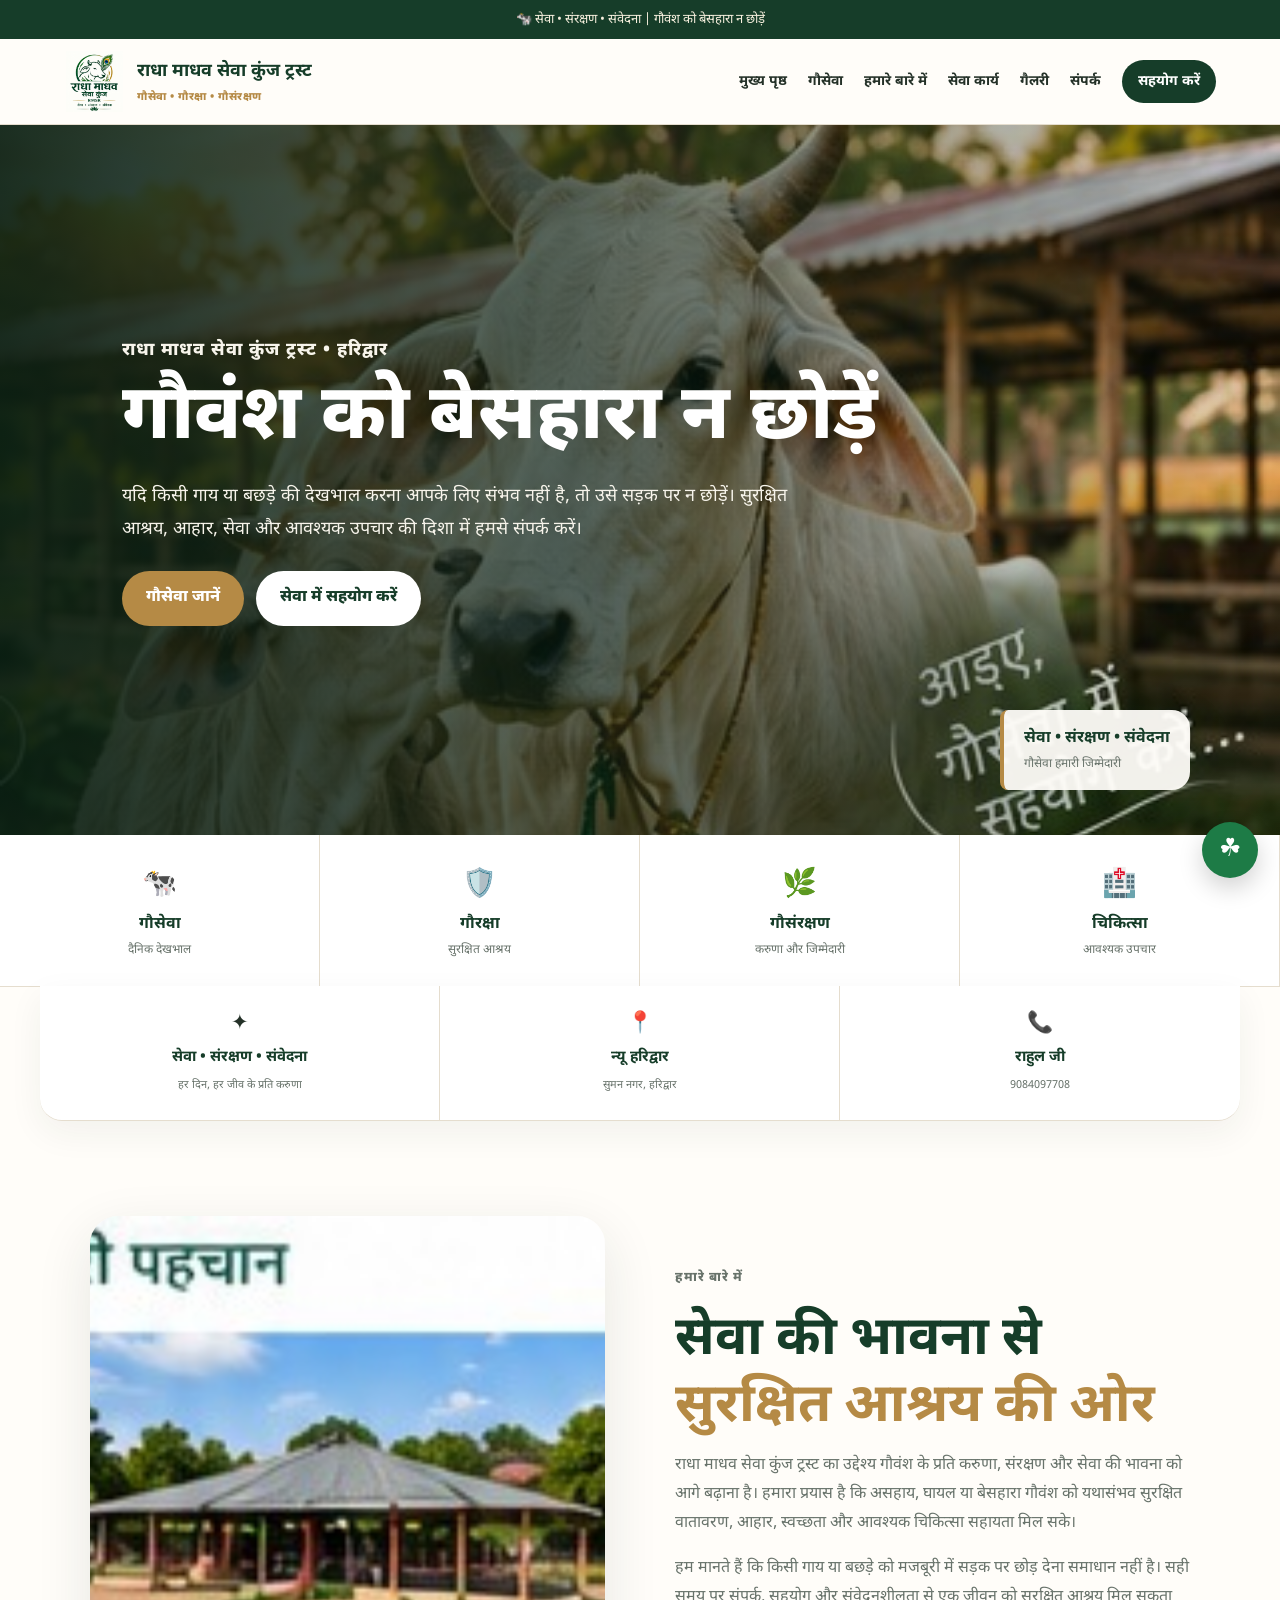
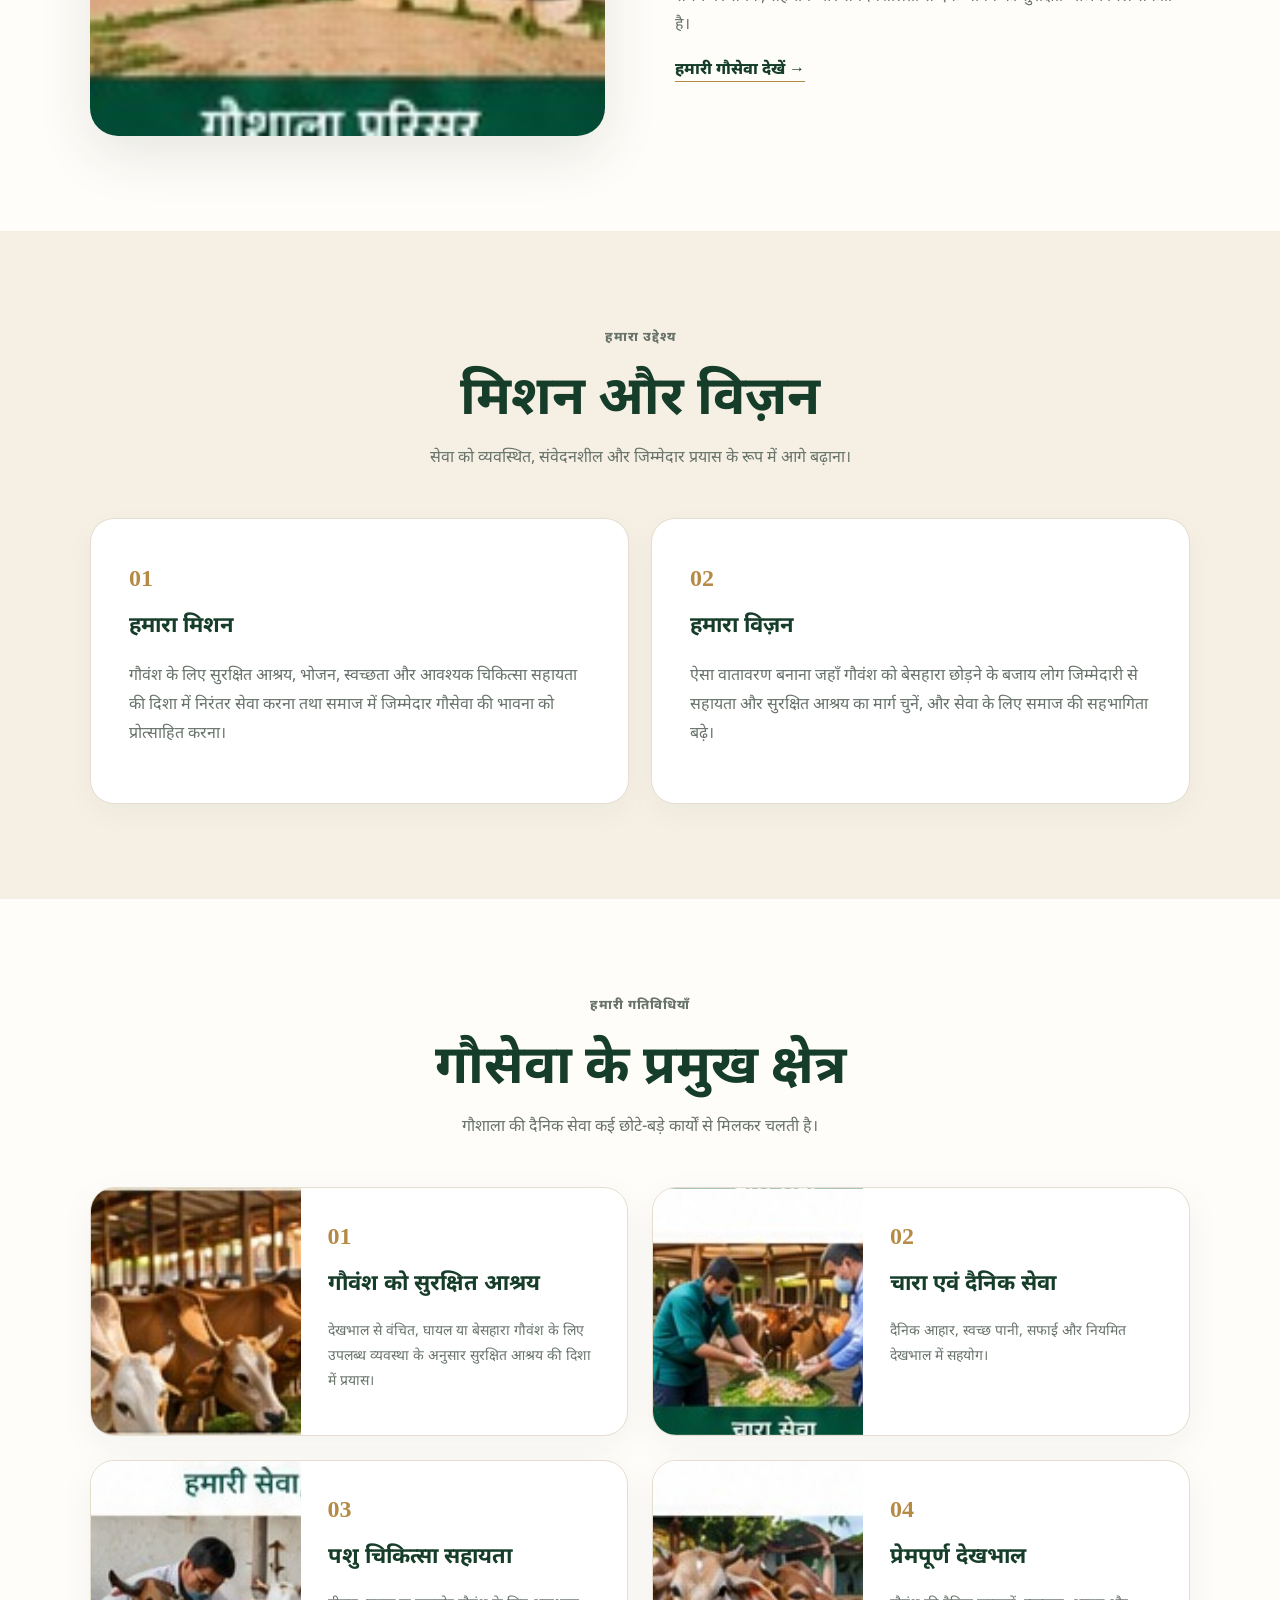
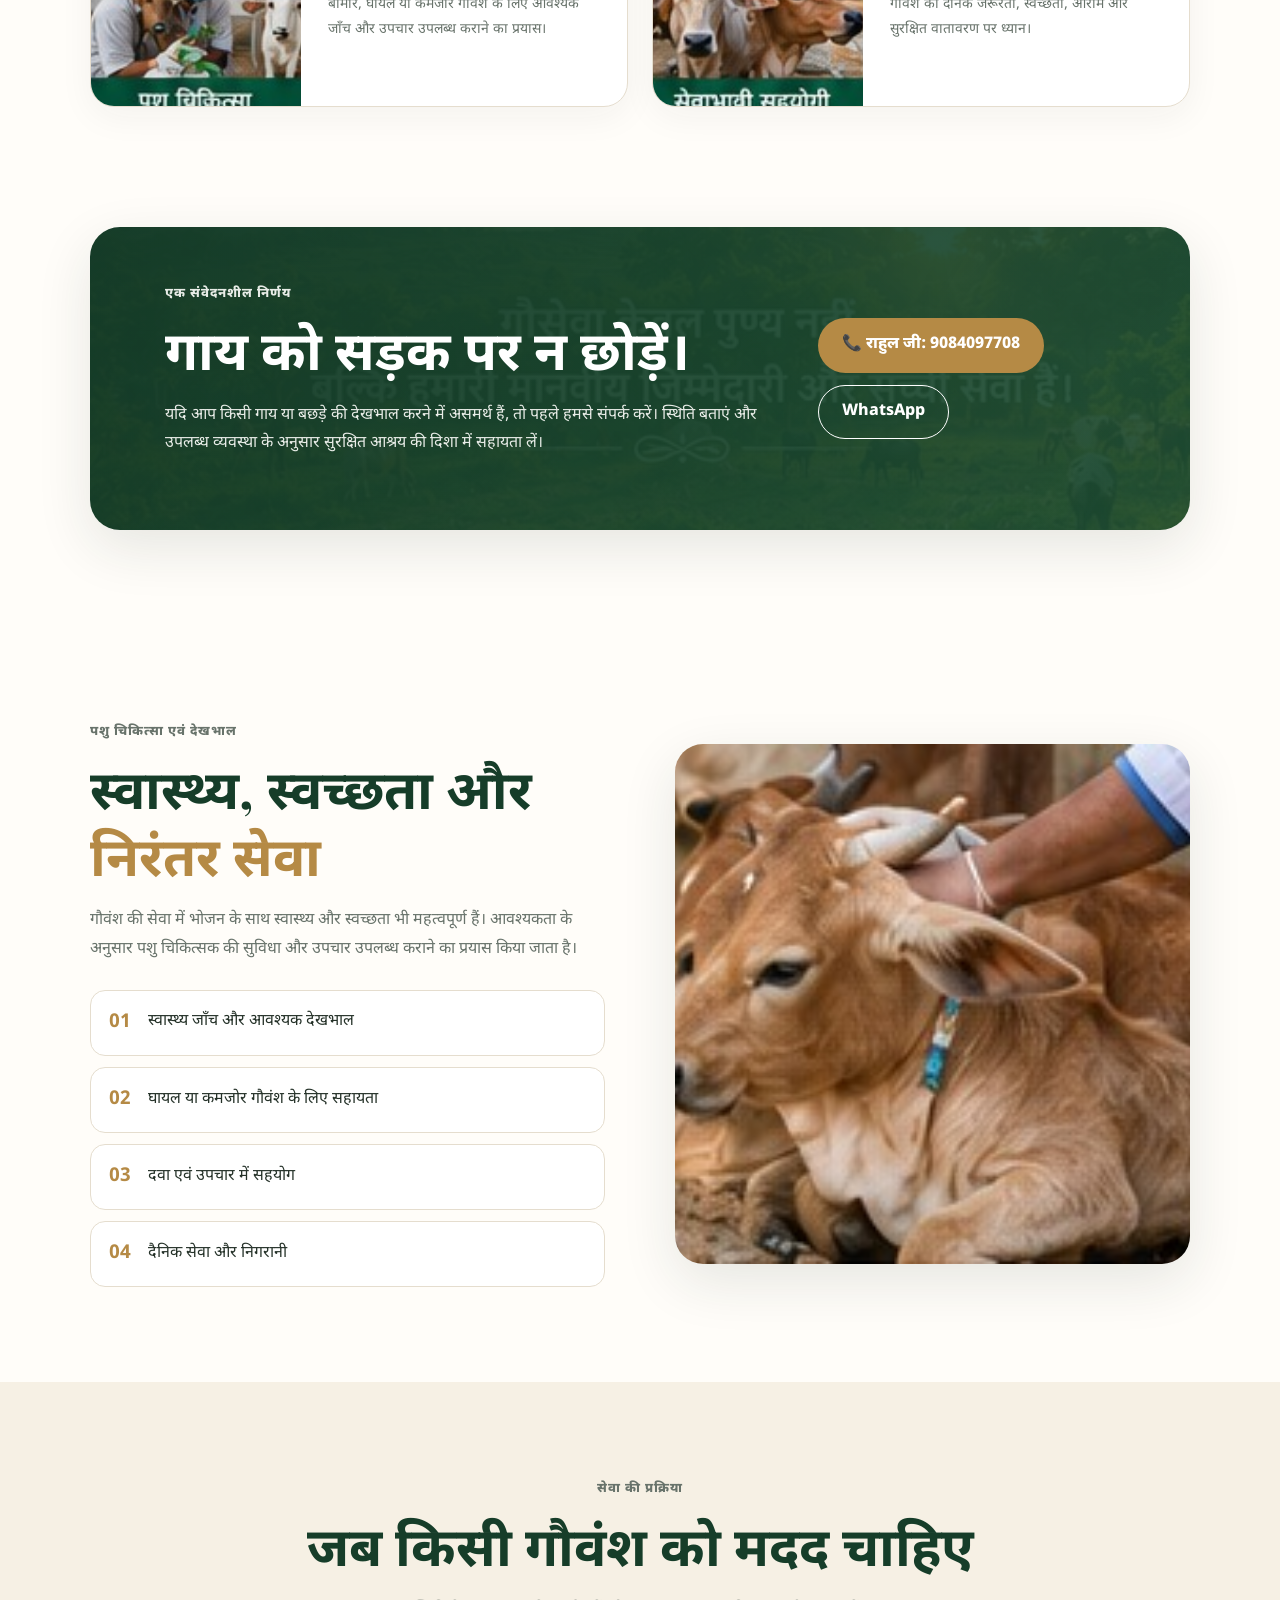
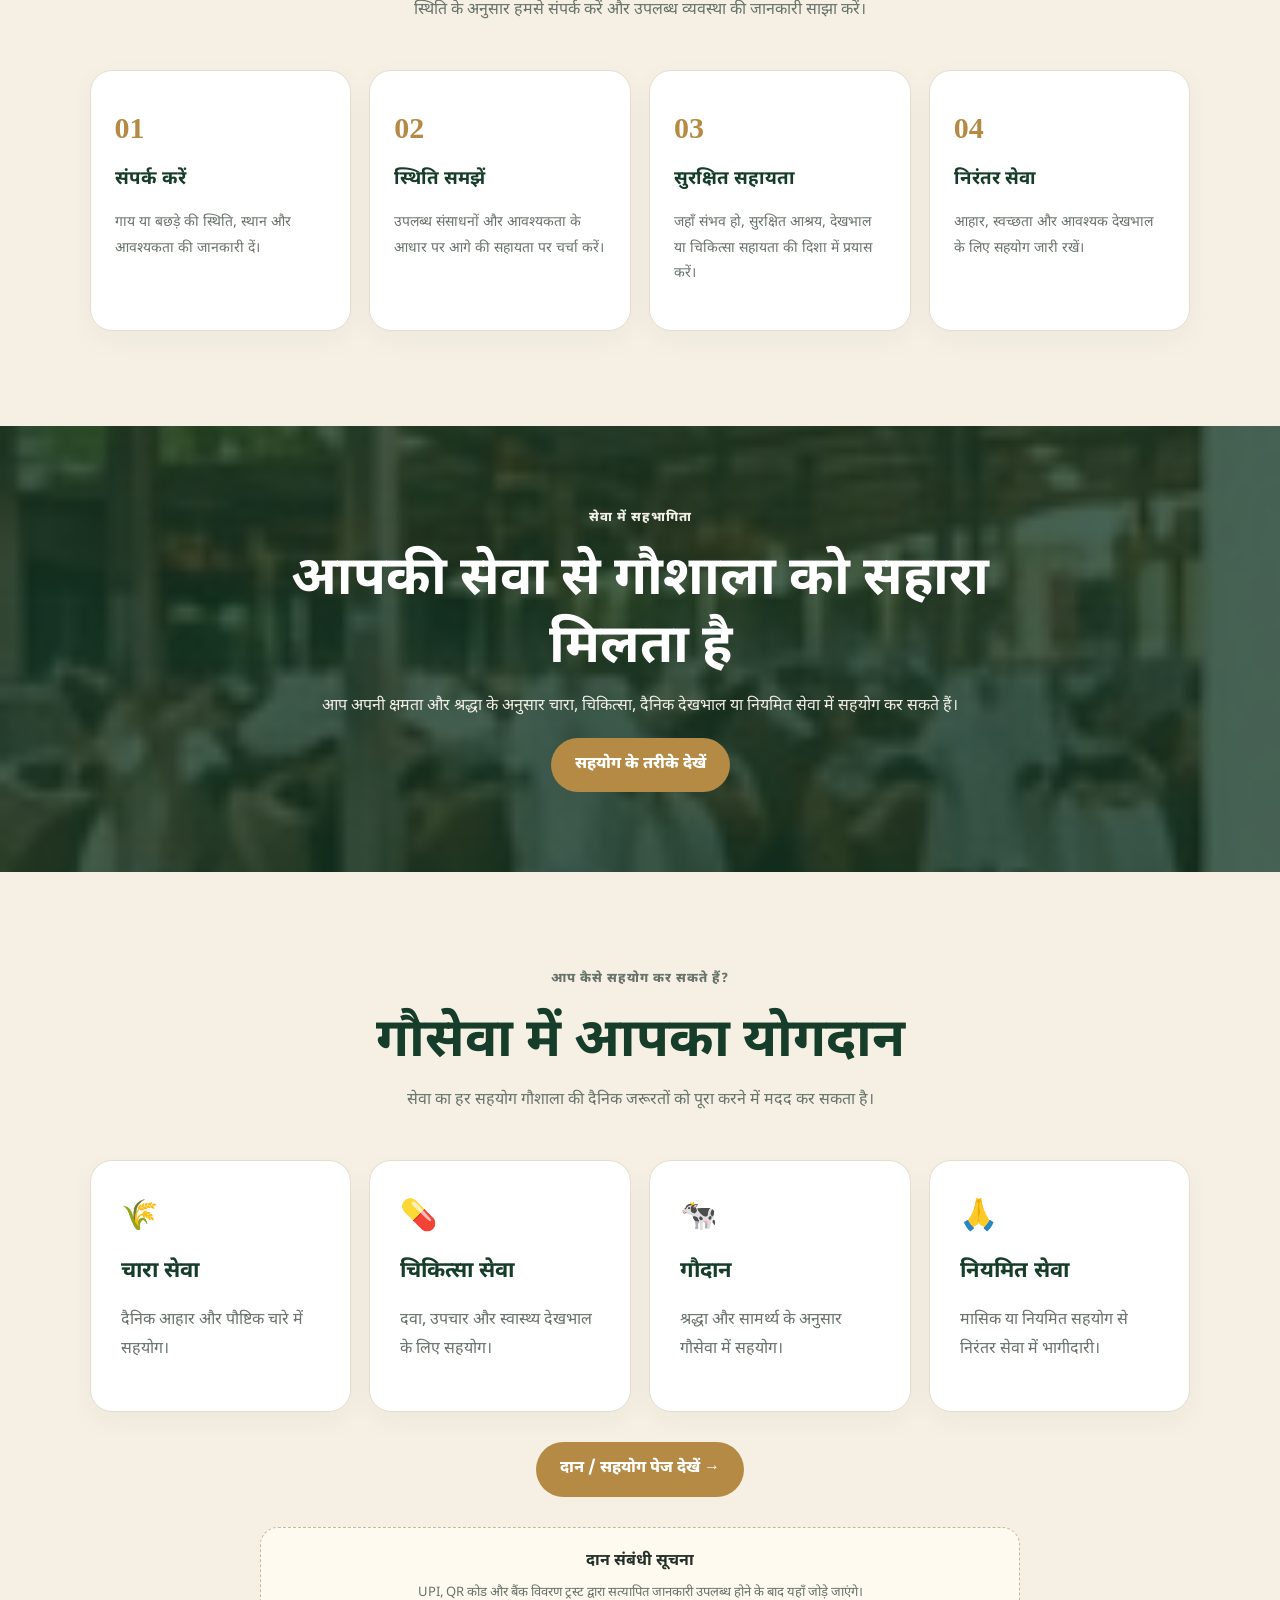
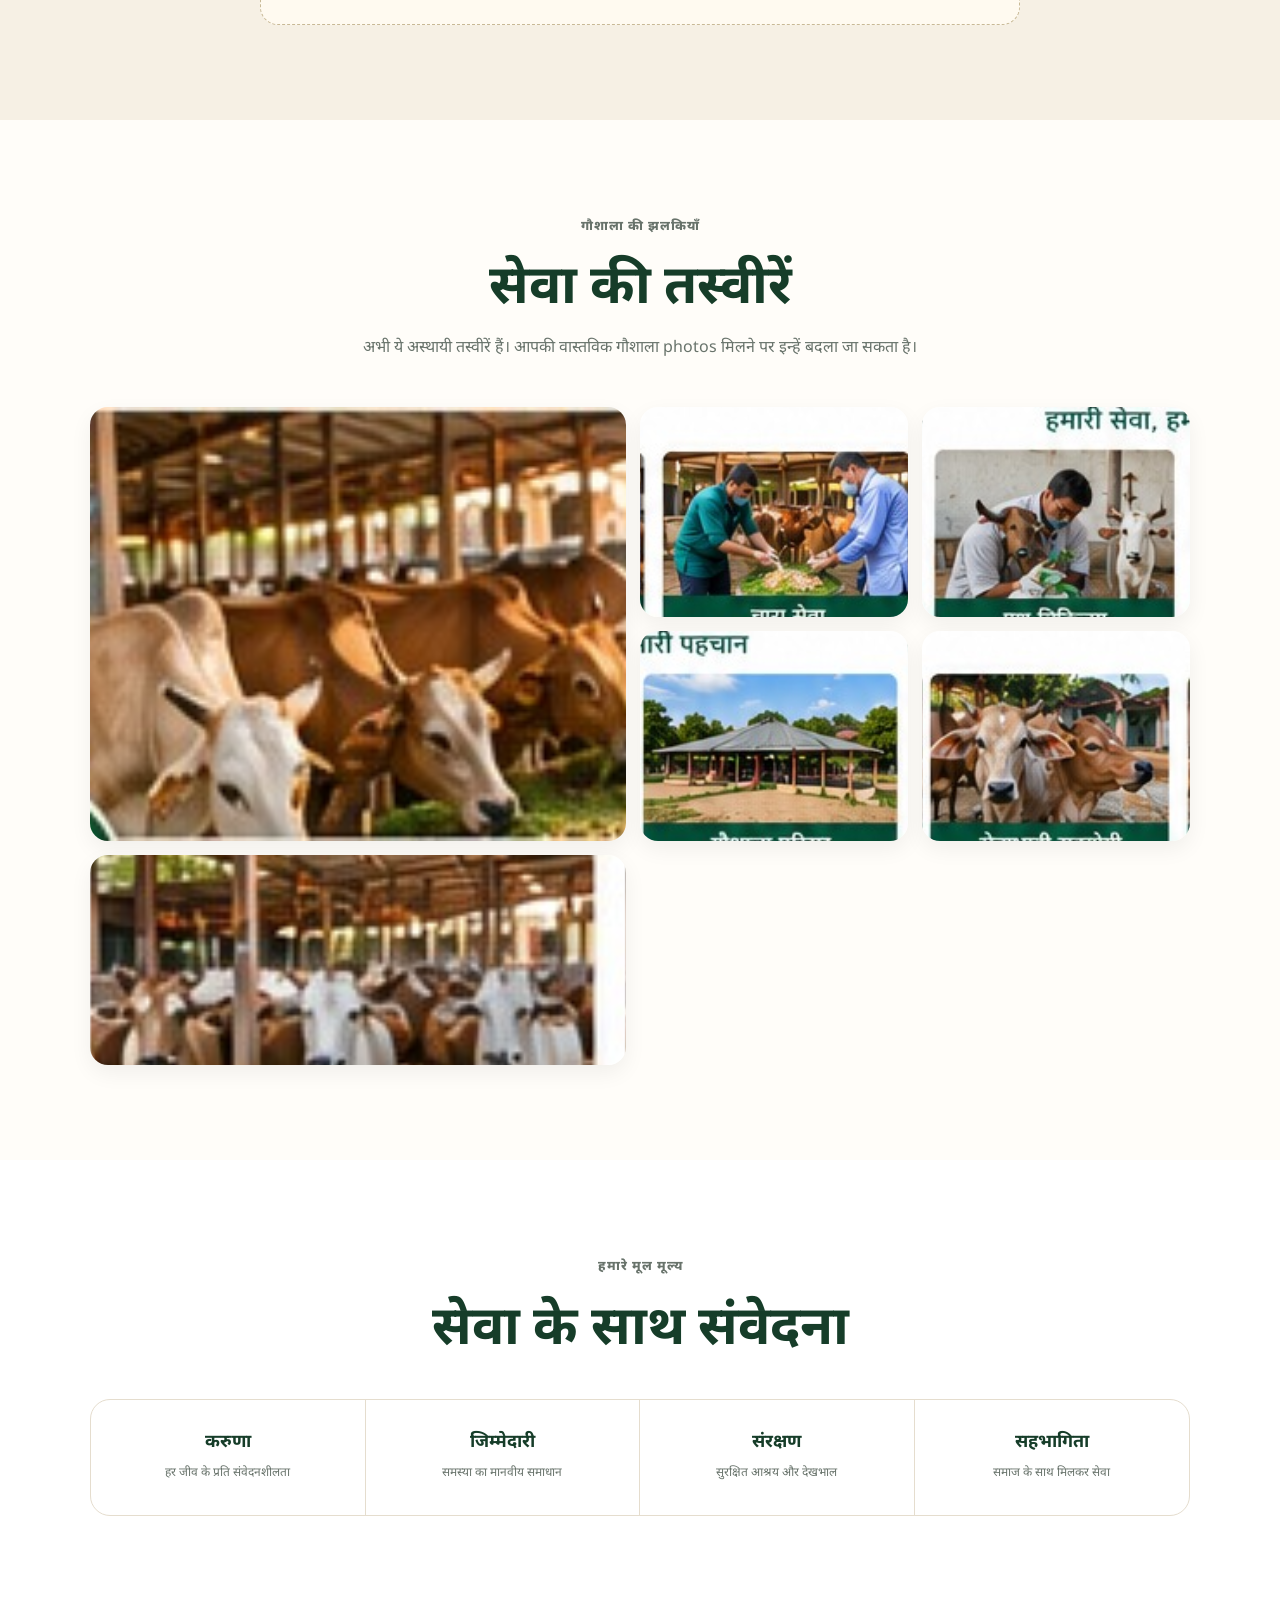
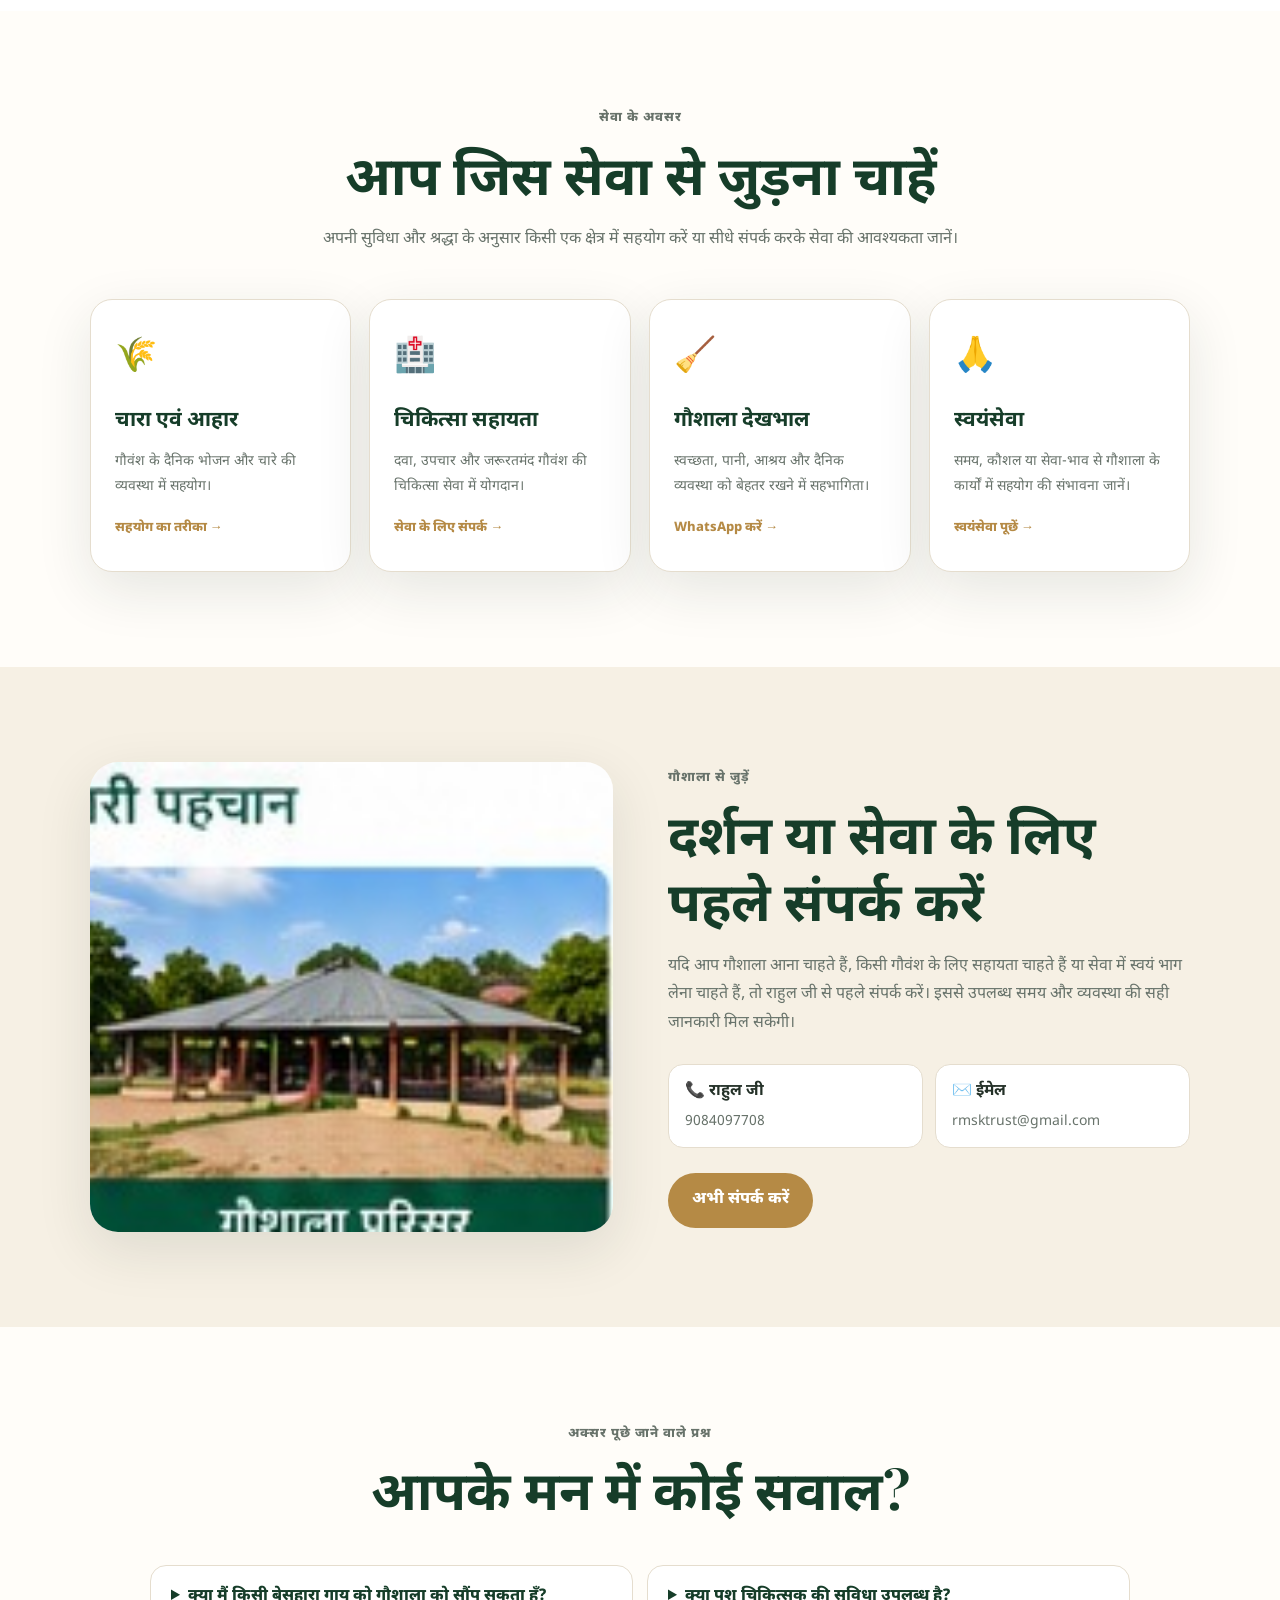
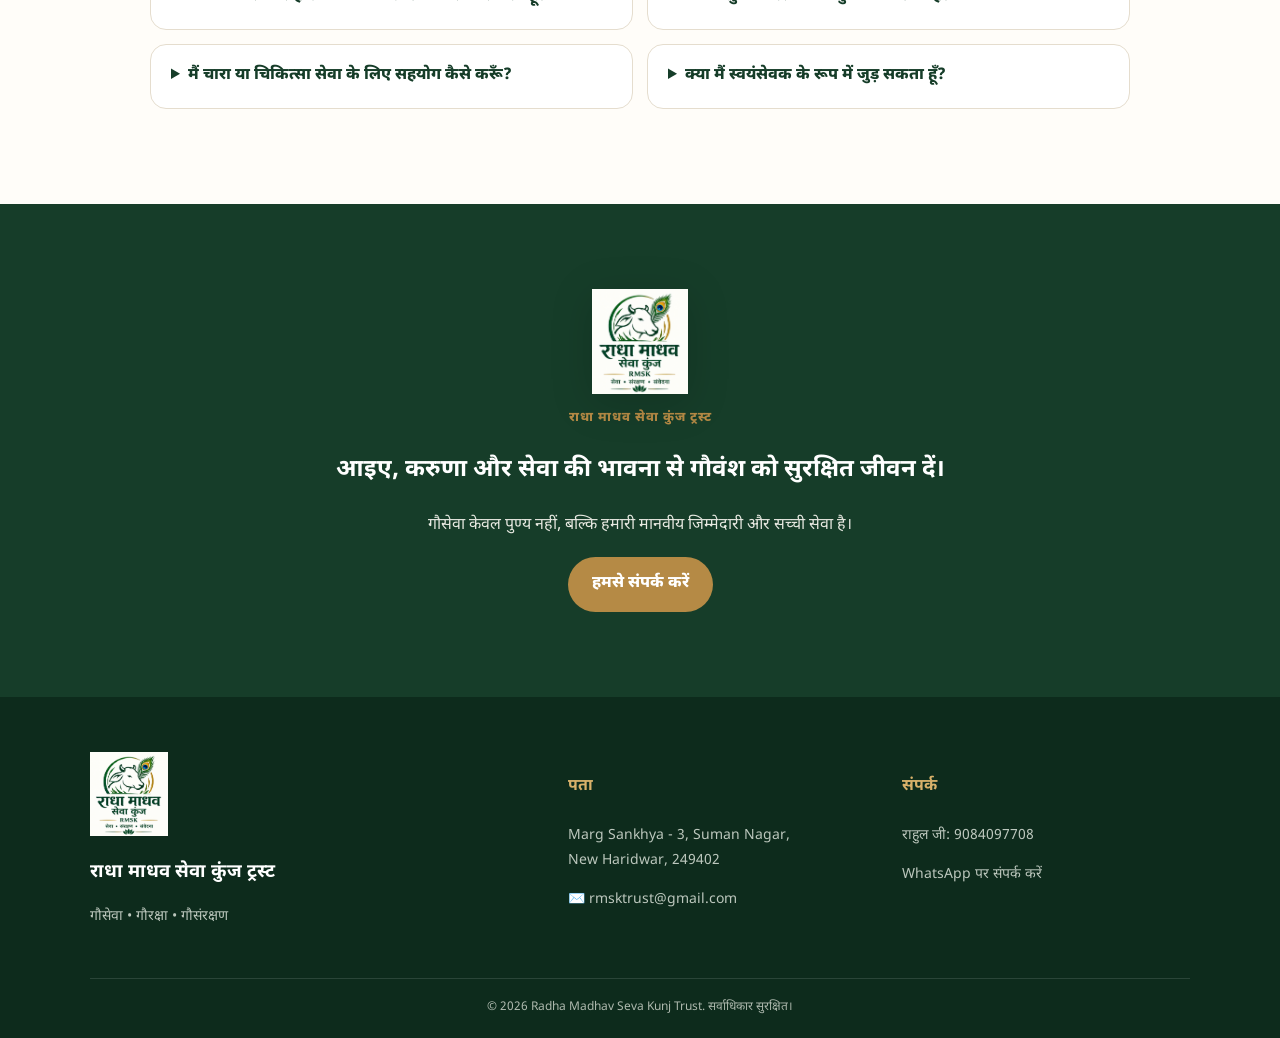
<file: index.html>
<!DOCTYPE html>
<html lang="hi">
<head>
<meta charset="UTF-8"><meta name="viewport" content="width=device-width,initial-scale=1.0">
<title>राधा माधव सेवा कुंज ट्रस्ट | गौसेवा • गौरक्षा • गौसंरक्षण</title>
<meta name="description" content="राधा माधव सेवा कुंज ट्रस्ट — हरिद्वार में गौसेवा, गौरक्षा और गौसंरक्षण के लिए समर्पित।">
<link rel="stylesheet" href="styles.css">
</head>
<body>
<div class="topbar">🐄 सेवा • संरक्षण • संवेदना <span> | </span> गौवंश को बेसहारा न छोड़ें</div>
<header class="header">
  <a class="brand" href="index.html"><img src="assets/logo.png" alt="राधा माधव सेवा कुंज ट्रस्ट"><div><strong>राधा माधव सेवा कुंज ट्रस्ट</strong><span>गौसेवा • गौरक्षा • गौसंरक्षण</span></div></a>
  <button class="menu-toggle" aria-label="मेन्यू">☰</button>
  <nav>
    <a href="index.html">मुख्य पृष्ठ</a><a href="gausewa.html">गौसेवा</a><a href="#about">हमारे बारे में</a><a href="#activities">सेवा कार्य</a><a href="#gallery">गैलरी</a><a href="#contact">संपर्क</a><a class="nav-donate" href="donate.html">सहयोग करें</a>
  </nav>
</header>
<main>
<section class="hero hero-home"><div class="hero-shade"></div><div class="hero-content">
  <p class="eyebrow">राधा माधव सेवा कुंज ट्रस्ट • हरिद्वार</p><h1>गौवंश को बेसहारा न छोड़ें</h1>
  <p>यदि किसी गाय या बछड़े की देखभाल करना आपके लिए संभव नहीं है, तो उसे सड़क पर न छोड़ें। सुरक्षित आश्रय, आहार, सेवा और आवश्यक उपचार की दिशा में हमसे संपर्क करें।</p>
  <div class="hero-actions"><a class="btn primary" href="gausewa.html">गौसेवा जानें</a><a class="btn light" href="#support">सेवा में सहयोग करें</a></div>
</div><div class="hero-badge"><b>सेवा • संरक्षण • संवेदना</b><span>गौसेवा हमारी जिम्मेदारी</span></div></section>

<section class="quick-links"><a href="#activities"><span>🐄</span><b>गौसेवा</b><small>दैनिक देखभाल</small></a><a href="#rescue"><span>🛡️</span><b>गौरक्षा</b><small>सुरक्षित आश्रय</small></a><a href="#care"><span>🌿</span><b>गौसंरक्षण</b><small>करुणा और जिम्मेदारी</small></a><a href="#care"><span>🏥</span><b>चिकित्सा</b><small>आवश्यक उपचार</small></a></section>

<section class="trust-ribbon"><div><span>✦</span><b>सेवा • संरक्षण • संवेदना</b><small>हर दिन, हर जीव के प्रति करुणा</small></div><div><span>📍</span><b>न्यू हरिद्वार</b><small>सुमन नगर, हरिद्वार</small></div><div><span>📞</span><b>राहुल जी</b><small>9084097708</small></div></section>

<section id="about" class="section about-grid"><div class="section-photo image-about"></div><div>
<p class="section-kicker">हमारे बारे में</p><h2>सेवा की भावना से<br><em>सुरक्षित आश्रय की ओर</em></h2>
<p>राधा माधव सेवा कुंज ट्रस्ट का उद्देश्य गौवंश के प्रति करुणा, संरक्षण और सेवा की भावना को आगे बढ़ाना है। हमारा प्रयास है कि असहाय, घायल या बेसहारा गौवंश को यथासंभव सुरक्षित वातावरण, आहार, स्वच्छता और आवश्यक चिकित्सा सहायता मिल सके।</p>
<p>हम मानते हैं कि किसी गाय या बछड़े को मजबूरी में सड़क पर छोड़ देना समाधान नहीं है। सही समय पर संपर्क, सहयोग और संवेदनशीलता से एक जीवन को सुरक्षित आश्रय मिल सकता है।</p>
<a class="text-link" href="gausewa.html">हमारी गौसेवा देखें →</a></div></section>

<section class="section cream mission"><div class="section-heading"><p class="section-kicker">हमारा उद्देश्य</p><h2>मिशन और विज़न</h2><p>सेवा को व्यवस्थित, संवेदनशील और जिम्मेदार प्रयास के रूप में आगे बढ़ाना।</p></div><div class="mission-grid">
<article><span>01</span><h3>हमारा मिशन</h3><p>गौवंश के लिए सुरक्षित आश्रय, भोजन, स्वच्छता और आवश्यक चिकित्सा सहायता की दिशा में निरंतर सेवा करना तथा समाज में जिम्मेदार गौसेवा की भावना को प्रोत्साहित करना।</p></article>
<article><span>02</span><h3>हमारा विज़न</h3><p>ऐसा वातावरण बनाना जहाँ गौवंश को बेसहारा छोड़ने के बजाय लोग जिम्मेदारी से सहायता और सुरक्षित आश्रय का मार्ग चुनें, और सेवा के लिए समाज की सहभागिता बढ़े।</p></article>
</div></section>

<section id="activities" class="section"><div class="section-heading"><p class="section-kicker">हमारी गतिविधियाँ</p><h2>गौसेवा के प्रमुख क्षेत्र</h2><p>गौशाला की दैनिक सेवा कई छोटे-बड़े कार्यों से मिलकर चलती है।</p></div>
<div class="activity-home-grid">
<article class="activity-home"><div class="activity-photo p-seva"></div><div><span class="number">01</span><h3>गौवंश को सुरक्षित आश्रय</h3><p>देखभाल से वंचित, घायल या बेसहारा गौवंश के लिए उपलब्ध व्यवस्था के अनुसार सुरक्षित आश्रय की दिशा में प्रयास।</p></div></article>
<article class="activity-home"><div class="activity-photo p-fodder"></div><div><span class="number">02</span><h3>चारा एवं दैनिक सेवा</h3><p>दैनिक आहार, स्वच्छ पानी, सफाई और नियमित देखभाल में सहयोग।</p></div></article>
<article class="activity-home"><div class="activity-photo p-medical"></div><div><span class="number">03</span><h3>पशु चिकित्सा सहायता</h3><p>बीमार, घायल या कमजोर गौवंश के लिए आवश्यक जाँच और उपचार उपलब्ध कराने का प्रयास।</p></div></article>
<article class="activity-home"><div class="activity-photo p-care"></div><div><span class="number">04</span><h3>प्रेमपूर्ण देखभाल</h3><p>गौवंश की दैनिक जरूरतों, स्वच्छता, आराम और सुरक्षित वातावरण पर ध्यान।</p></div></article>
</div></section>

<section id="rescue" class="section rescue-section"><div class="rescue-card"><div><p class="section-kicker">एक संवेदनशील निर्णय</p><h2>गाय को सड़क पर न छोड़ें।</h2><p>यदि आप किसी गाय या बछड़े की देखभाल करने में असमर्थ हैं, तो पहले हमसे संपर्क करें। स्थिति बताएं और उपलब्ध व्यवस्था के अनुसार सुरक्षित आश्रय की दिशा में सहायता लें।</p></div><div class="rescue-actions"><a class="btn primary" href="tel:+919084097708">📞 राहुल जी: 9084097708</a><a class="btn outline light-outline" href="https://wa.me/919084097708" target="_blank" rel="noopener">WhatsApp</a></div></div></section>

<section id="care" class="section care-grid"><div><p class="section-kicker">पशु चिकित्सा एवं देखभाल</p><h2>स्वास्थ्य, स्वच्छता और<br><em>निरंतर सेवा</em></h2><p>गौवंश की सेवा में भोजन के साथ स्वास्थ्य और स्वच्छता भी महत्वपूर्ण हैं। आवश्यकता के अनुसार पशु चिकित्सक की सुविधा और उपचार उपलब्ध कराने का प्रयास किया जाता है।</p><div class="care-list"><div><b>01</b><span>स्वास्थ्य जाँच और आवश्यक देखभाल</span></div><div><b>02</b><span>घायल या कमजोर गौवंश के लिए सहायता</span></div><div><b>03</b><span>दवा एवं उपचार में सहयोग</span></div><div><b>04</b><span>दैनिक सेवा और निगरानी</span></div></div></div><div class="care-photo"></div></section>

<section class="section journey cream"><div class="section-heading"><p class="section-kicker">सेवा की प्रक्रिया</p><h2>जब किसी गौवंश को मदद चाहिए</h2><p>स्थिति के अनुसार हमसे संपर्क करें और उपलब्ध व्यवस्था की जानकारी साझा करें।</p></div><div class="journey-grid"><div><span>01</span><h3>संपर्क करें</h3><p>गाय या बछड़े की स्थिति, स्थान और आवश्यकता की जानकारी दें।</p></div><div><span>02</span><h3>स्थिति समझें</h3><p>उपलब्ध संसाधनों और आवश्यकता के आधार पर आगे की सहायता पर चर्चा करें।</p></div><div><span>03</span><h3>सुरक्षित सहायता</h3><p>जहाँ संभव हो, सुरक्षित आश्रय, देखभाल या चिकित्सा सहायता की दिशा में प्रयास करें।</p></div><div><span>04</span><h3>निरंतर सेवा</h3><p>आहार, स्वच्छता और आवश्यक देखभाल के लिए सहयोग जारी रखें।</p></div></div></section>

<section class="section support-banner"><div class="support-inner"><p class="section-kicker">सेवा में सहभागिता</p><h2>आपकी सेवा से गौशाला को सहारा मिलता है</h2><p>आप अपनी क्षमता और श्रद्धा के अनुसार चारा, चिकित्सा, दैनिक देखभाल या नियमित सेवा में सहयोग कर सकते हैं।</p><a class="btn primary" href="donate.html">सहयोग के तरीके देखें</a></div></section>

<section id="support" class="section cream"><div class="section-heading"><p class="section-kicker">आप कैसे सहयोग कर सकते हैं?</p><h2>गौसेवा में आपका योगदान</h2><p>सेवा का हर सहयोग गौशाला की दैनिक जरूरतों को पूरा करने में मदद कर सकता है।</p></div><div class="support-grid"><article><span>🌾</span><h3>चारा सेवा</h3><p>दैनिक आहार और पौष्टिक चारे में सहयोग।</p></article><article><span>💊</span><h3>चिकित्सा सेवा</h3><p>दवा, उपचार और स्वास्थ्य देखभाल के लिए सहयोग।</p></article><article><span>🐄</span><h3>गौदान</h3><p>श्रद्धा और सामर्थ्य के अनुसार गौसेवा में सहयोग।</p></article><article><span>🙏</span><h3>नियमित सेवा</h3><p>मासिक या नियमित सहयोग से निरंतर सेवा में भागीदारी।</p></article></div><div class="support-more"><a class="btn primary" href="donate.html">दान / सहयोग पेज देखें →</a></div><div class="verified-note"><b>दान संबंधी सूचना</b><p>UPI, QR कोड और बैंक विवरण ट्रस्ट द्वारा सत्यापित जानकारी उपलब्ध होने के बाद यहाँ जोड़े जाएंगे।</p></div></section>

<section id="gallery" class="section"><div class="section-heading"><p class="section-kicker">गौशाला की झलकियाँ</p><h2>सेवा की तस्वीरें</h2><p>अभी ये अस्थायी तस्वीरें हैं। आपकी वास्तविक गौशाला photos मिलने पर इन्हें बदला जा सकता है।</p></div><div class="gallery-grid"><div class="gallery-item g1"></div><div class="gallery-item g2"></div><div class="gallery-item g3"></div><div class="gallery-item g4"></div><div class="gallery-item g5"></div><div class="gallery-item g6"></div></div></section>

<section class="section values"><div class="section-heading"><p class="section-kicker">हमारे मूल मूल्य</p><h2>सेवा के साथ संवेदना</h2></div><div class="value-row"><div><b>करुणा</b><span>हर जीव के प्रति संवेदनशीलता</span></div><div><b>जिम्मेदारी</b><span>समस्या का मानवीय समाधान</span></div><div><b>संरक्षण</b><span>सुरक्षित आश्रय और देखभाल</span></div><div><b>सहभागिता</b><span>समाज के साथ मिलकर सेवा</span></div></div></section>

<section class="section service-tiles"><div class="section-heading"><p class="section-kicker">सेवा के अवसर</p><h2>आप जिस सेवा से जुड़ना चाहें</h2><p>अपनी सुविधा और श्रद्धा के अनुसार किसी एक क्षेत्र में सहयोग करें या सीधे संपर्क करके सेवा की आवश्यकता जानें।</p></div><div class="service-tile-grid"><article><div class="tile-icon">🌾</div><h3>चारा एवं आहार</h3><p>गौवंश के दैनिक भोजन और चारे की व्यवस्था में सहयोग।</p><a href="donate.html">सहयोग का तरीका →</a></article><article><div class="tile-icon">🏥</div><h3>चिकित्सा सहायता</h3><p>दवा, उपचार और जरूरतमंद गौवंश की चिकित्सा सेवा में योगदान।</p><a href="tel:+919084097708">सेवा के लिए संपर्क →</a></article><article><div class="tile-icon">🧹</div><h3>गौशाला देखभाल</h3><p>स्वच्छता, पानी, आश्रय और दैनिक व्यवस्था को बेहतर रखने में सहभागिता।</p><a href="https://wa.me/919084097708" target="_blank" rel="noopener">WhatsApp करें →</a></article><article><div class="tile-icon">🙏</div><h3>स्वयंसेवा</h3><p>समय, कौशल या सेवा-भाव से गौशाला के कार्यों में सहयोग की संभावना जानें।</p><a href="tel:+919084097708">स्वयंसेवा पूछें →</a></article></div></section>

<section class="section visit-section cream"><div class="visit-grid"><div class="visit-photo"></div><div><p class="section-kicker">गौशाला से जुड़ें</p><h2>दर्शन या सेवा के लिए पहले संपर्क करें</h2><p>यदि आप गौशाला आना चाहते हैं, किसी गौवंश के लिए सहायता चाहते हैं या सेवा में स्वयं भाग लेना चाहते हैं, तो राहुल जी से पहले संपर्क करें। इससे उपलब्ध समय और व्यवस्था की सही जानकारी मिल सकेगी।</p><div class="contact-mini"><div><b>📞 राहुल जी</b><span>9084097708</span></div><div><b>✉️ ईमेल</b><span>rmsktrust@gmail.com</span></div></div><a class="btn primary" href="tel:+919084097708">अभी संपर्क करें</a></div></div></section>

<section class="section faq-section"><div class="section-heading"><p class="section-kicker">अक्सर पूछे जाने वाले प्रश्न</p><h2>आपके मन में कोई सवाल?</h2></div><div class="faq-grid"><details><summary>क्या मैं किसी बेसहारा गाय को गौशाला को सौंप सकता हूँ?</summary><p>कृपया पहले राहुल जी से फोन पर स्थिति, स्थान और गौवंश की अवस्था बताएं। उपलब्ध व्यवस्था के अनुसार आगे की सहायता पर चर्चा की जाएगी।</p></details><details><summary>क्या पशु चिकित्सक की सुविधा उपलब्ध है?</summary><p>वेबसाइट पर दी गई जानकारी के अनुसार पशु चिकित्सक की सुविधा उपलब्ध कराने का प्रयास किया जाता है। किसी तत्काल स्थिति में पहले फोन से संपर्क करें।</p></details><details><summary>मैं चारा या चिकित्सा सेवा के लिए सहयोग कैसे करूँ?</summary><p>सत्यापित भुगतान विवरण के लिए राहुल जी से संपर्क करें। वेबसाइट पर अप्रमाणित UPI या बैंक विवरण प्रकाशित नहीं किए गए हैं।</p></details><details><summary>क्या मैं स्वयंसेवक के रूप में जुड़ सकता हूँ?</summary><p>अपना समय और कौशल बताकर राहुल जी से संपर्क करें। उपलब्ध आवश्यकता के अनुसार सेवा के अवसर की जानकारी दी जा सकती है।</p></details></div></section>

<section class="closing"><div class="closing-inner"><img src="assets/logo.png" alt="RMSK"><p class="section-kicker">राधा माधव सेवा कुंज ट्रस्ट</p><h2>आइए, करुणा और सेवा की भावना से गौवंश को सुरक्षित जीवन दें।</h2><p>गौसेवा केवल पुण्य नहीं, बल्कि हमारी मानवीय जिम्मेदारी और सच्ची सेवा है।</p><a class="btn primary" href="#contact">हमसे संपर्क करें</a></div></section>
</main>
<a class="float-whatsapp" href="https://wa.me/919084097708" target="_blank" rel="noopener" aria-label="WhatsApp">☘</a><button class="back-top" aria-label="ऊपर जाएँ">↑</button>
<footer id="contact" class="footer"><div class="footer-grid"><div><img src="assets/logo.png" class="footer-logo" alt="राधा माधव सेवा कुंज ट्रस्ट"><h3>राधा माधव सेवा कुंज ट्रस्ट</h3><p>गौसेवा • गौरक्षा • गौसंरक्षण</p></div><div><h4>पता</h4><p>Marg Sankhya - 3, Suman Nagar,<br>New Haridwar, 249402</p><p>✉️ rmsktrust@gmail.com</p></div><div><h4>संपर्क</h4><p>राहुल जी: <a href="tel:+919084097708">9084097708</a></p><p><a href="https://wa.me/919084097708" target="_blank" rel="noopener">WhatsApp पर संपर्क करें</a></p></div></div><div class="copyright">© <span id="year"></span> Radha Madhav Seva Kunj Trust. सर्वाधिकार सुरक्षित।</div></footer>
<script src="script.js"></script>
</body></html>
</file>
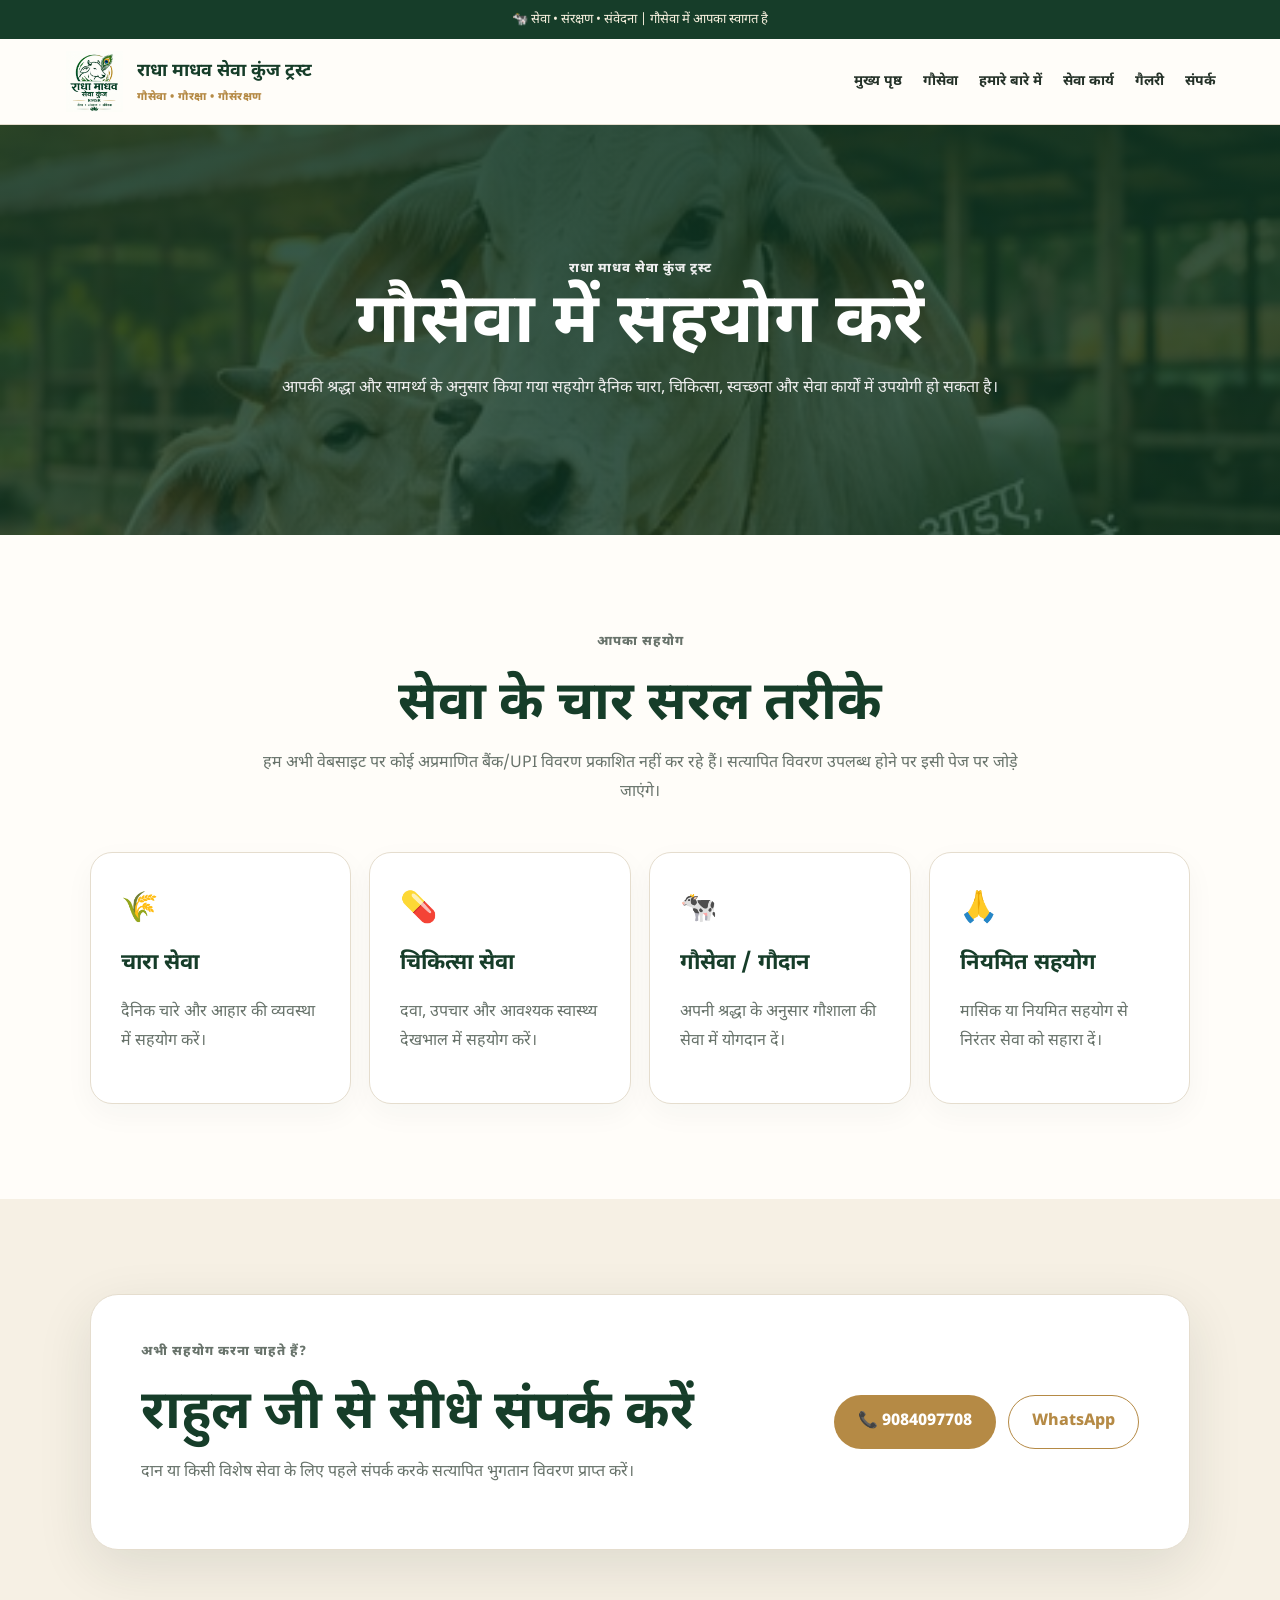
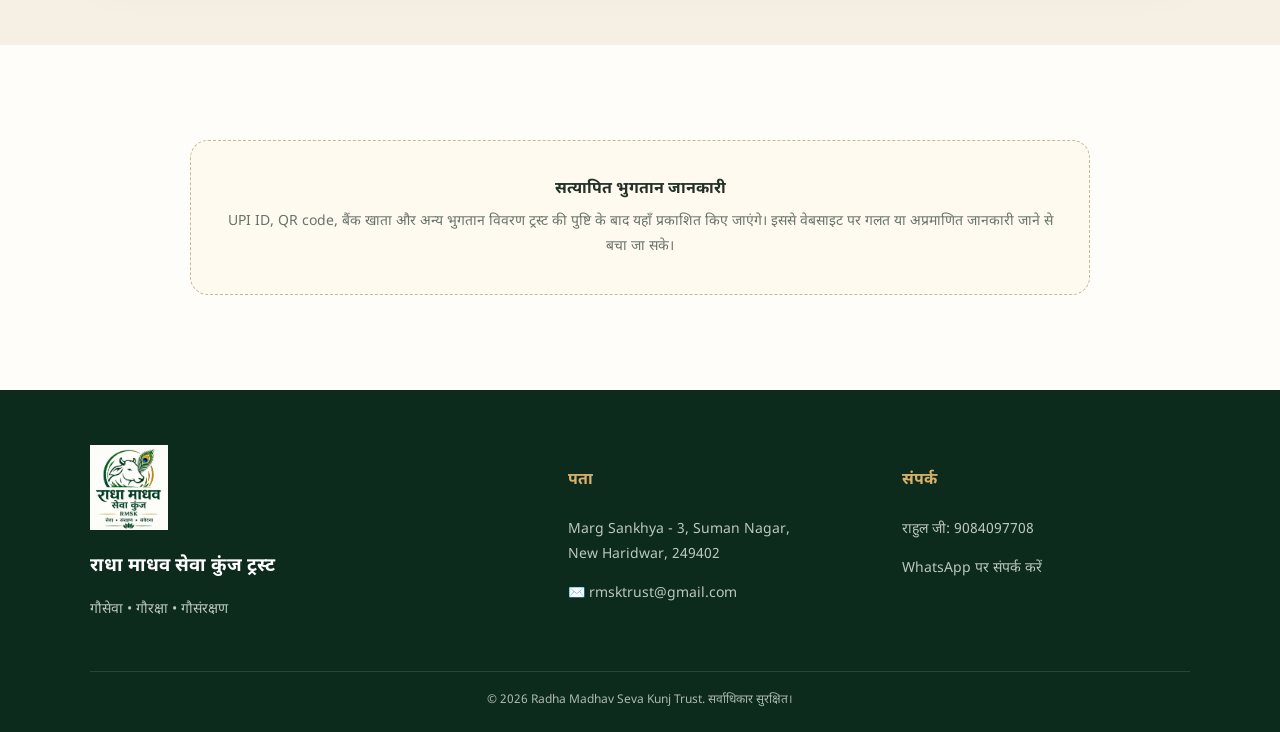
<file: donate.html>
<!DOCTYPE html>
<html lang="hi"><head><meta charset="UTF-8"><meta name="viewport" content="width=device-width,initial-scale=1.0"><title>सहयोग करें | राधा माधव सेवा कुंज ट्रस्ट</title><meta name="description" content="राधा माधव सेवा कुंज ट्रस्ट में गौसेवा के लिए सहयोग करें।"><link rel="stylesheet" href="styles.css"></head><body>
<div class="topbar">🐄 सेवा • संरक्षण • संवेदना <span>|</span> गौसेवा में आपका स्वागत है</div>
<header class="header"><a class="brand" href="index.html"><img src="assets/logo.png" alt="राधा माधव सेवा कुंज ट्रस्ट"><div><strong>राधा माधव सेवा कुंज ट्रस्ट</strong><span>गौसेवा • गौरक्षा • गौसंरक्षण</span></div></a><button class="menu-toggle" aria-label="मेन्यू">☰</button><nav><a href="index.html">मुख्य पृष्ठ</a><a href="gausewa.html">गौसेवा</a><a href="index.html#about">हमारे बारे में</a><a href="index.html#activities">सेवा कार्य</a><a href="index.html#gallery">गैलरी</a><a href="index.html#contact">संपर्क</a></nav></header>
<section class="page-hero"><div><p class="eyebrow">राधा माधव सेवा कुंज ट्रस्ट</p><h1>गौसेवा में सहयोग करें</h1><p>आपकी श्रद्धा और सामर्थ्य के अनुसार किया गया सहयोग दैनिक चारा, चिकित्सा, स्वच्छता और सेवा कार्यों में उपयोगी हो सकता है।</p></div></section>
<section class="section"><div class="section-heading"><p class="section-kicker">आपका सहयोग</p><h2>सेवा के चार सरल तरीके</h2><p>हम अभी वेबसाइट पर कोई अप्रमाणित बैंक/UPI विवरण प्रकाशित नहीं कर रहे हैं। सत्यापित विवरण उपलब्ध होने पर इसी पेज पर जोड़े जाएंगे।</p></div><div class="support-grid"><article><span>🌾</span><h3>चारा सेवा</h3><p>दैनिक चारे और आहार की व्यवस्था में सहयोग करें।</p></article><article><span>💊</span><h3>चिकित्सा सेवा</h3><p>दवा, उपचार और आवश्यक स्वास्थ्य देखभाल में सहयोग करें।</p></article><article><span>🐄</span><h3>गौसेवा / गौदान</h3><p>अपनी श्रद्धा के अनुसार गौशाला की सेवा में योगदान दें।</p></article><article><span>🙏</span><h3>नियमित सहयोग</h3><p>मासिक या नियमित सहयोग से निरंतर सेवा को सहारा दें।</p></article></div></section>
<section class="section cream"><div class="donate-contact"><div><p class="section-kicker">अभी सहयोग करना चाहते हैं?</p><h2>राहुल जी से सीधे संपर्क करें</h2><p>दान या किसी विशेष सेवा के लिए पहले संपर्क करके सत्यापित भुगतान विवरण प्राप्त करें।</p></div><div class="rescue-actions"><a class="btn primary" href="tel:+919084097708">📞 9084097708</a><a class="btn outline" href="https://wa.me/919084097708" target="_blank" rel="noopener">WhatsApp</a></div></div></section>
<section class="section"><div class="verified-note verified-large"><b>सत्यापित भुगतान जानकारी</b><p>UPI ID, QR code, बैंक खाता और अन्य भुगतान विवरण ट्रस्ट की पुष्टि के बाद यहाँ प्रकाशित किए जाएंगे। इससे वेबसाइट पर गलत या अप्रमाणित जानकारी जाने से बचा जा सके।</p></div></section>
<footer id="contact" class="footer"><div class="footer-grid"><div><img src="assets/logo.png" class="footer-logo" alt="राधा माधव सेवा कुंज ट्रस्ट"><h3>राधा माधव सेवा कुंज ट्रस्ट</h3><p>गौसेवा • गौरक्षा • गौसंरक्षण</p></div><div><h4>पता</h4><p>Marg Sankhya - 3, Suman Nagar,<br>New Haridwar, 249402</p><p>✉️ rmsktrust@gmail.com</p></div><div><h4>संपर्क</h4><p>राहुल जी: <a href="tel:+919084097708">9084097708</a></p><p><a href="https://wa.me/919084097708" target="_blank" rel="noopener">WhatsApp पर संपर्क करें</a></p></div></div><div class="copyright">© <span id="year"></span> Radha Madhav Seva Kunj Trust. सर्वाधिकार सुरक्षित।</div></footer><script src="script.js"></script></body></html>
</file>
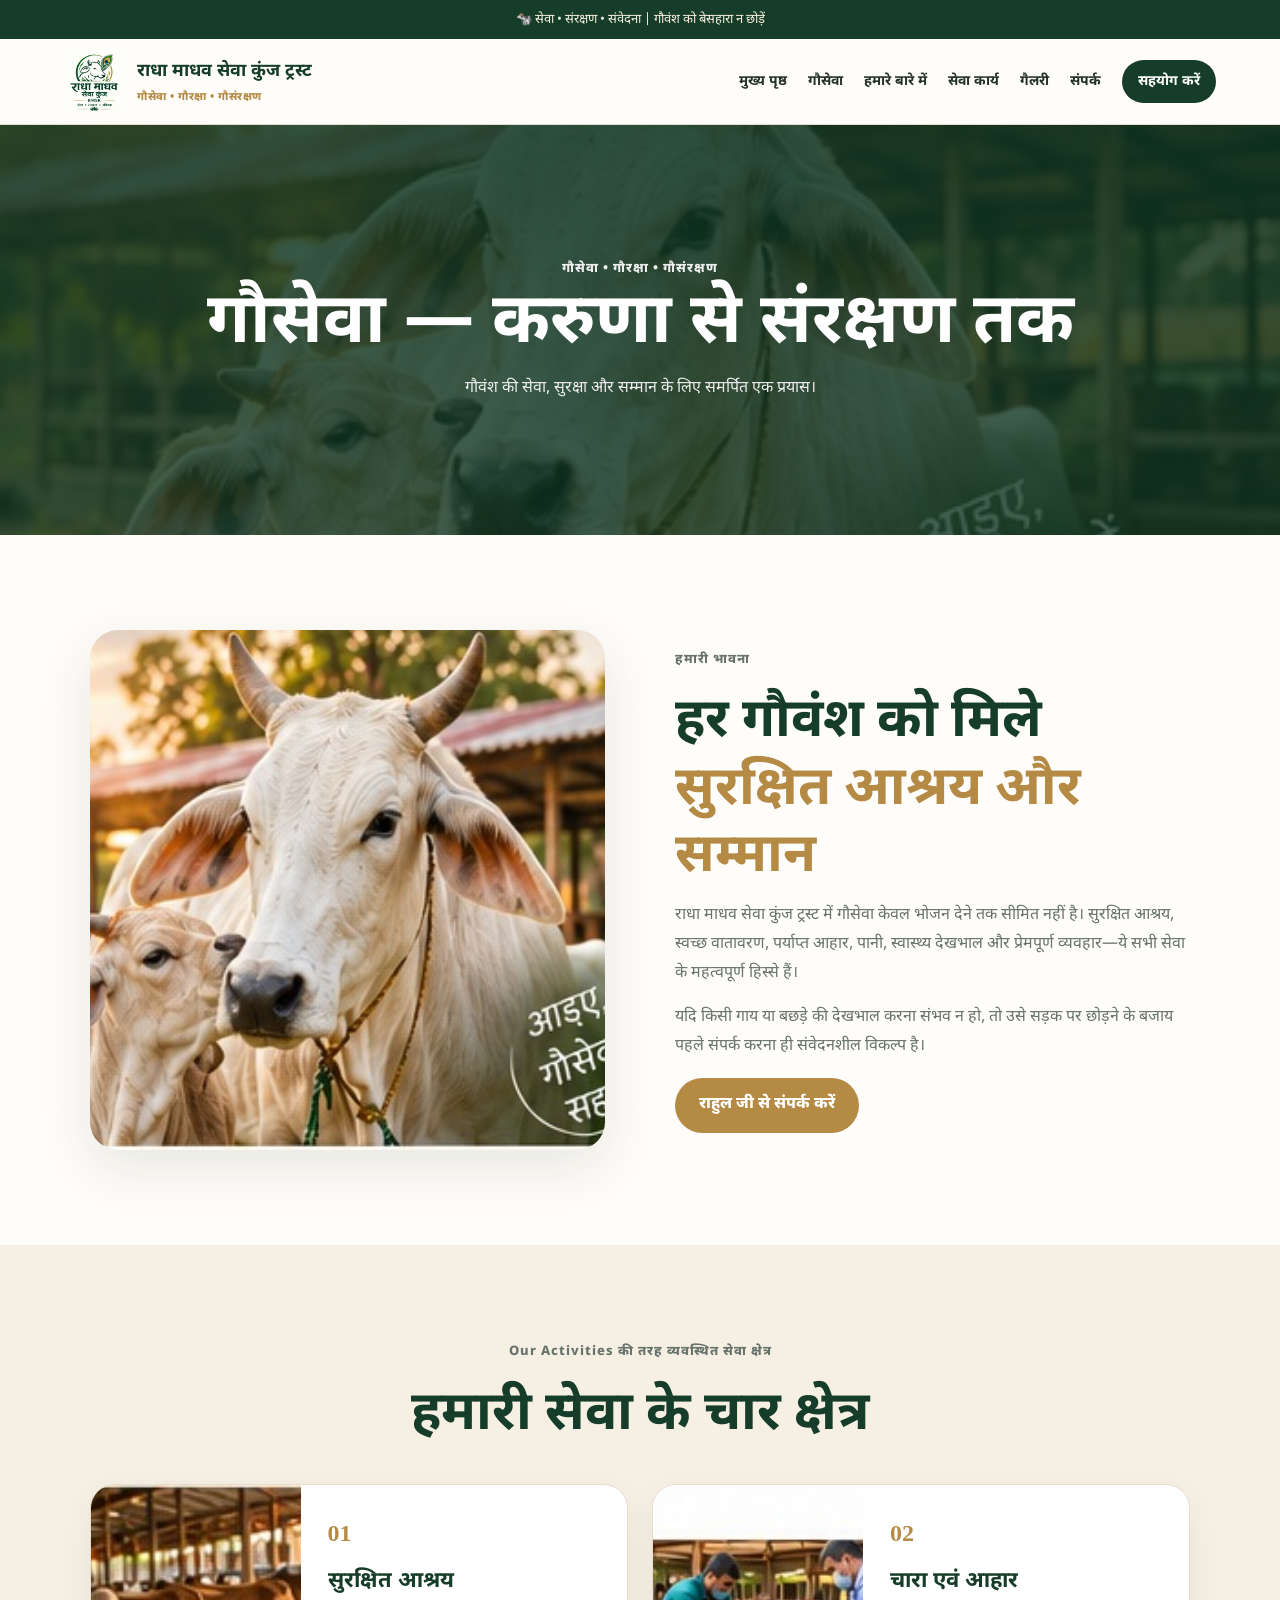
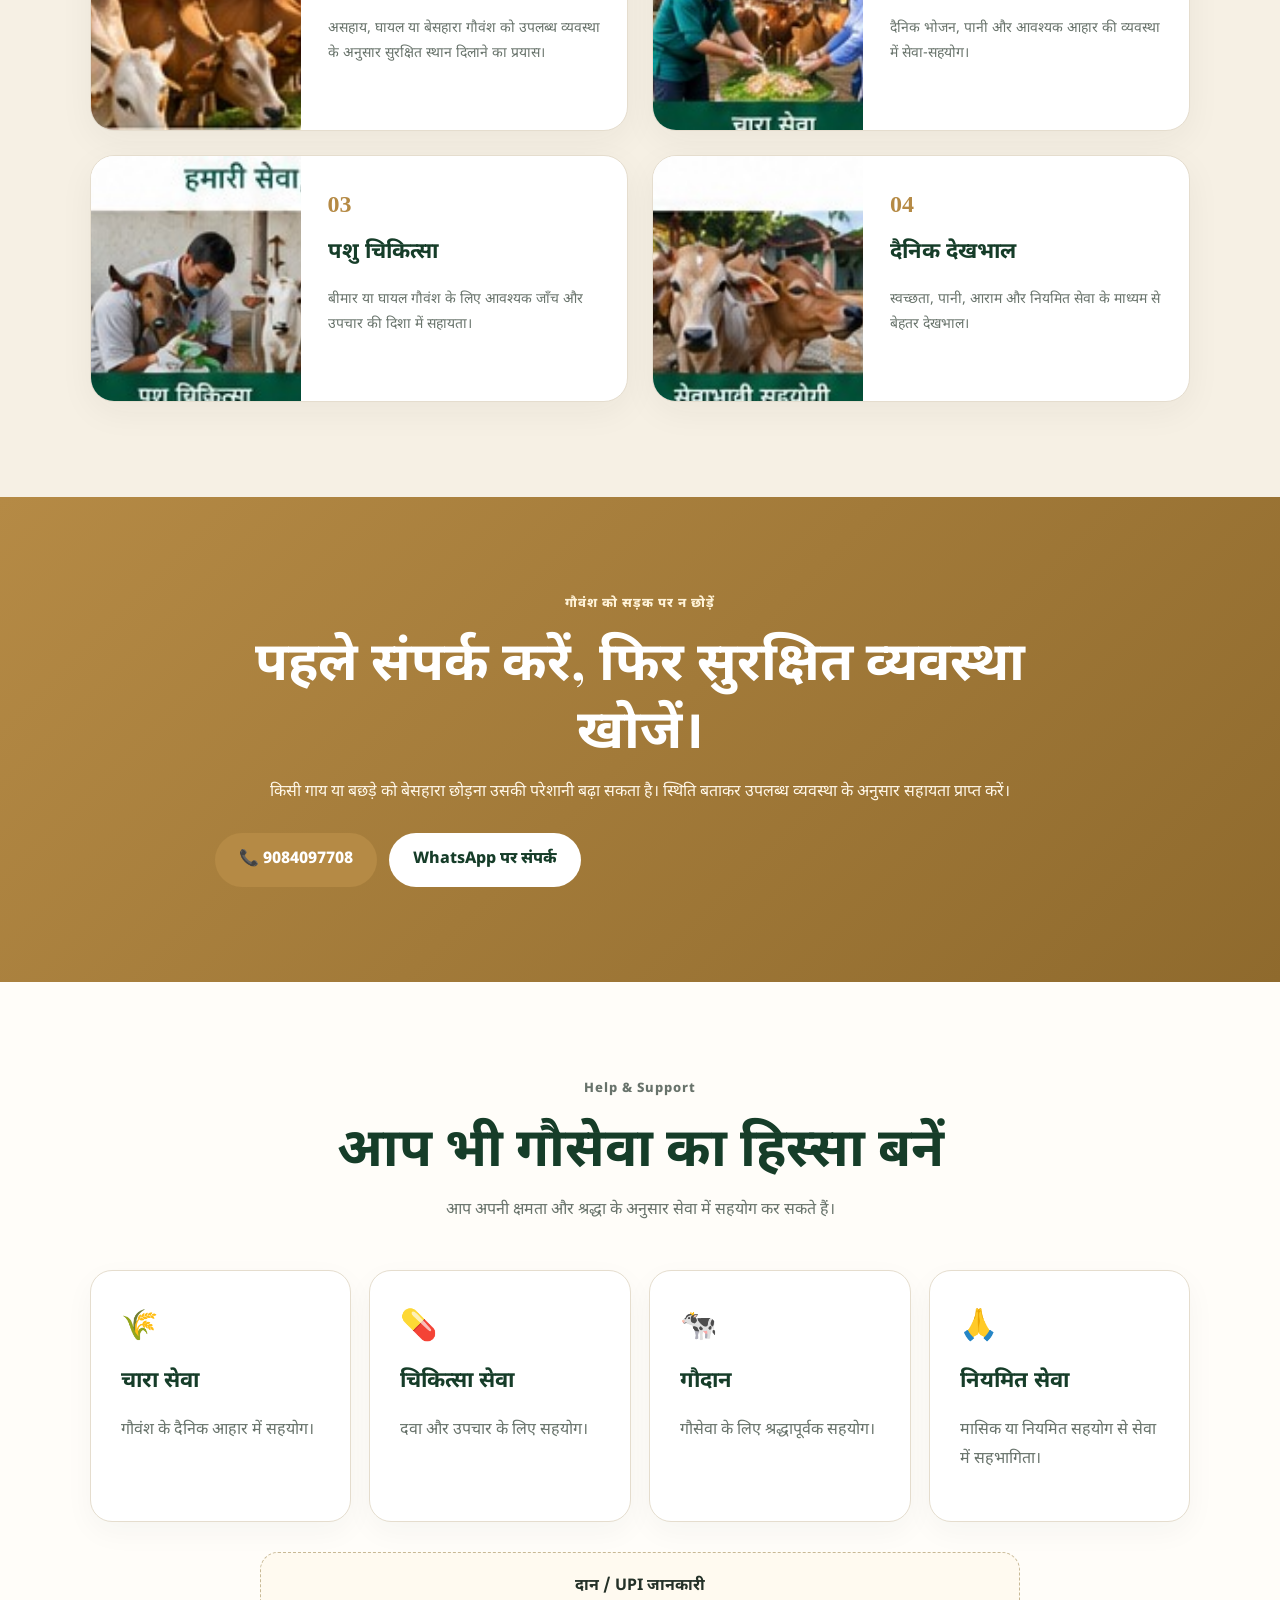
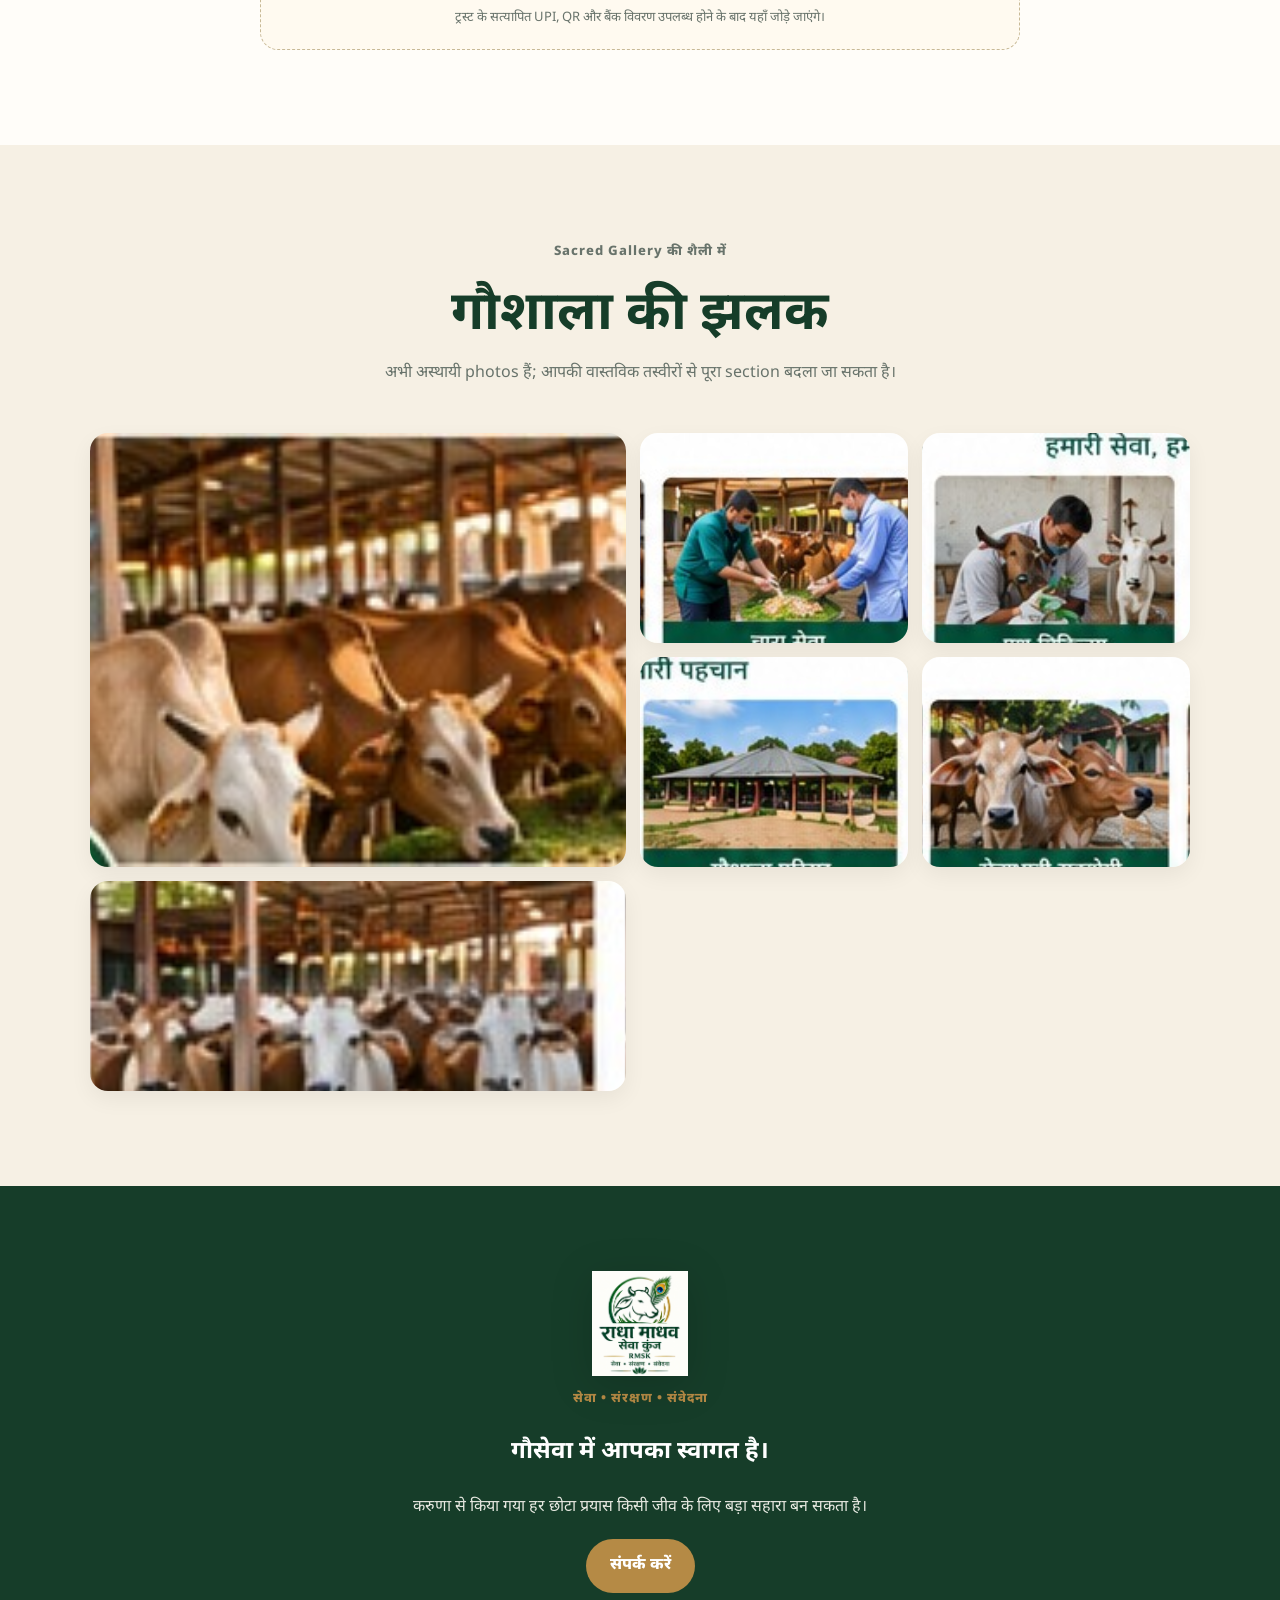
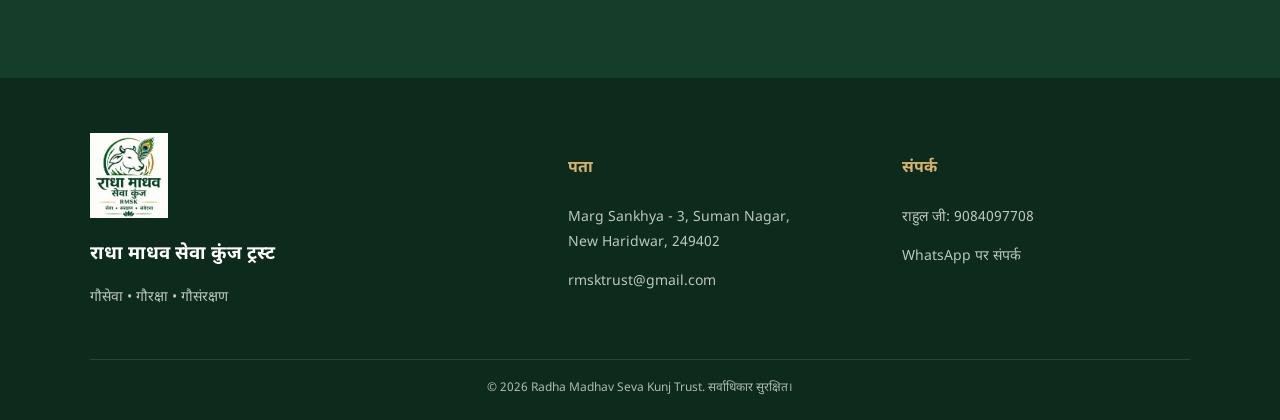
<file: gausewa.html>
<!DOCTYPE html>
<html lang="hi"><head><meta charset="UTF-8"><meta name="viewport" content="width=device-width,initial-scale=1.0"><title>गौसेवा | राधा माधव सेवा कुंज ट्रस्ट</title><meta name="description" content="राधा माधव सेवा कुंज ट्रस्ट की गौसेवा, गौरक्षा और गौसंरक्षण की पहल।"><link rel="stylesheet" href="styles.css"></head><body>
<div class="topbar">🐄 सेवा • संरक्षण • संवेदना <span> | </span> गौवंश को बेसहारा न छोड़ें</div>
<header class="header"><a class="brand" href="index.html"><img src="assets/logo.png" alt="राधा माधव सेवा कुंज ट्रस्ट"><div><strong>राधा माधव सेवा कुंज ट्रस्ट</strong><span>गौसेवा • गौरक्षा • गौसंरक्षण</span></div></a><button class="menu-toggle" aria-label="मेन्यू">☰</button><nav><a href="index.html">मुख्य पृष्ठ</a><a href="gausewa.html">गौसेवा</a><a href="index.html#about">हमारे बारे में</a><a href="index.html#activities">सेवा कार्य</a><a href="index.html#gallery">गैलरी</a><a href="#contact">संपर्क</a><a class="nav-donate" href="#support">सहयोग करें</a></nav></header>
<main>
<section class="page-hero"><div><p class="eyebrow">गौसेवा • गौरक्षा • गौसंरक्षण</p><h1>गौसेवा — करुणा से संरक्षण तक</h1><p>गौवंश की सेवा, सुरक्षा और सम्मान के लिए समर्पित एक प्रयास।</p></div></section>
<section class="section about-grid"><div class="section-photo image-gausewa"></div><div><p class="section-kicker">हमारी भावना</p><h2>हर गौवंश को मिले<br><em>सुरक्षित आश्रय और सम्मान</em></h2><p>राधा माधव सेवा कुंज ट्रस्ट में गौसेवा केवल भोजन देने तक सीमित नहीं है। सुरक्षित आश्रय, स्वच्छ वातावरण, पर्याप्त आहार, पानी, स्वास्थ्य देखभाल और प्रेमपूर्ण व्यवहार—ये सभी सेवा के महत्वपूर्ण हिस्से हैं।</p><p>यदि किसी गाय या बछड़े की देखभाल करना संभव न हो, तो उसे सड़क पर छोड़ने के बजाय पहले संपर्क करना ही संवेदनशील विकल्प है।</p><a class="btn primary" href="tel:+919084097708">राहुल जी से संपर्क करें</a></div></section>
<section class="section cream"><div class="section-heading"><p class="section-kicker">Our Activities की तरह व्यवस्थित सेवा क्षेत्र</p><h2>हमारी सेवा के चार क्षेत्र</h2></div><div class="activity-home-grid"><article class="activity-home"><div class="activity-photo p-seva"></div><div><span class="number">01</span><h3>सुरक्षित आश्रय</h3><p>असहाय, घायल या बेसहारा गौवंश को उपलब्ध व्यवस्था के अनुसार सुरक्षित स्थान दिलाने का प्रयास।</p></div></article><article class="activity-home"><div class="activity-photo p-fodder"></div><div><span class="number">02</span><h3>चारा एवं आहार</h3><p>दैनिक भोजन, पानी और आवश्यक आहार की व्यवस्था में सेवा-सहयोग।</p></div></article><article class="activity-home"><div class="activity-photo p-medical"></div><div><span class="number">03</span><h3>पशु चिकित्सा</h3><p>बीमार या घायल गौवंश के लिए आवश्यक जाँच और उपचार की दिशा में सहायता।</p></div></article><article class="activity-home"><div class="activity-photo p-care"></div><div><span class="number">04</span><h3>दैनिक देखभाल</h3><p>स्वच्छता, पानी, आराम और नियमित सेवा के माध्यम से बेहतर देखभाल।</p></div></article></div></section>
<section class="section callout"><div class="callout-inner"><p class="section-kicker">गौवंश को सड़क पर न छोड़ें</p><h2>पहले संपर्क करें, फिर सुरक्षित व्यवस्था खोजें।</h2><p>किसी गाय या बछड़े को बेसहारा छोड़ना उसकी परेशानी बढ़ा सकता है। स्थिति बताकर उपलब्ध व्यवस्था के अनुसार सहायता प्राप्त करें।</p><div class="hero-actions"><a class="btn primary" href="tel:+919084097708">📞 9084097708</a><a class="btn light" href="https://wa.me/919084097708" target="_blank" rel="noopener">WhatsApp पर संपर्क</a></div></div></section>
<section id="support" class="section"><div class="section-heading"><p class="section-kicker">Help & Support</p><h2>आप भी गौसेवा का हिस्सा बनें</h2><p>आप अपनी क्षमता और श्रद्धा के अनुसार सेवा में सहयोग कर सकते हैं।</p></div><div class="support-grid"><article><span>🌾</span><h3>चारा सेवा</h3><p>गौवंश के दैनिक आहार में सहयोग।</p></article><article><span>💊</span><h3>चिकित्सा सेवा</h3><p>दवा और उपचार के लिए सहयोग।</p></article><article><span>🐄</span><h3>गौदान</h3><p>गौसेवा के लिए श्रद्धापूर्वक सहयोग।</p></article><article><span>🙏</span><h3>नियमित सेवा</h3><p>मासिक या नियमित सहयोग से सेवा में सहभागिता।</p></article></div><div class="verified-note"><b>दान / UPI जानकारी</b><p>ट्रस्ट के सत्यापित UPI, QR और बैंक विवरण उपलब्ध होने के बाद यहाँ जोड़े जाएंगे।</p></div></section>
<section class="section cream"><div class="section-heading"><p class="section-kicker">Sacred Gallery की शैली में</p><h2>गौशाला की झलक</h2><p>अभी अस्थायी photos हैं; आपकी वास्तविक तस्वीरों से पूरा section बदला जा सकता है।</p></div><div class="gallery-grid"><div class="gallery-item g1"></div><div class="gallery-item g2"></div><div class="gallery-item g3"></div><div class="gallery-item g4"></div><div class="gallery-item g5"></div><div class="gallery-item g6"></div></div></section>
<section class="closing"><div class="closing-inner"><img src="assets/logo.png" alt="RMSK"><p class="section-kicker">सेवा • संरक्षण • संवेदना</p><h2>गौसेवा में आपका स्वागत है।</h2><p>करुणा से किया गया हर छोटा प्रयास किसी जीव के लिए बड़ा सहारा बन सकता है।</p><a class="btn primary" href="index.html#contact">संपर्क करें</a></div></section>
</main>
<footer id="contact" class="footer"><div class="footer-grid"><div><img src="assets/logo.png" class="footer-logo" alt="RMSK"><h3>राधा माधव सेवा कुंज ट्रस्ट</h3><p>गौसेवा • गौरक्षा • गौसंरक्षण</p></div><div><h4>पता</h4><p>Marg Sankhya - 3, Suman Nagar,<br>New Haridwar, 249402</p><p>rmsktrust@gmail.com</p></div><div><h4>संपर्क</h4><p>राहुल जी: <a href="tel:+919084097708">9084097708</a></p><p><a href="https://wa.me/919084097708" target="_blank" rel="noopener">WhatsApp पर संपर्क</a></p></div></div><div class="copyright">© <span id="year"></span> Radha Madhav Seva Kunj Trust. सर्वाधिकार सुरक्षित।</div></footer><script src="script.js"></script></body></html>
</file>
<file: styles.css>
@import url('https://fonts.googleapis.com/css2?family=Noto+Sans+Devanagari:wght@400;500;600;700;800&family=Playfair+Display:wght@600;700&display=swap');
:root{--green:#163d29;--green2:#28583c;--gold:#b58a45;--cream:#f6f0e4;--paper:#fffdf9;--ink:#243128;--muted:#68736b;--line:#e5ddce;--shadow:0 18px 55px rgba(24,48,35,.11);--radius:24px}*{box-sizing:border-box}html{scroll-behavior:smooth}body{margin:0;background:var(--paper);color:var(--ink);font-family:"Noto Sans Devanagari",sans-serif;line-height:1.8}a{text-decoration:none;color:inherit}.topbar{background:var(--green);color:#f8f1df;text-align:center;padding:8px 15px;font-size:13px}.header{height:86px;position:sticky;top:0;z-index:50;display:flex;align-items:center;justify-content:space-between;padding:9px clamp(18px,5vw,80px);background:rgba(255,253,249,.96);backdrop-filter:blur(14px);border-bottom:1px solid var(--line)}.brand{display:flex;gap:12px;align-items:center}.brand img{width:61px;height:61px;object-fit:contain}.brand strong{display:block;color:var(--green);font-size:18px}.brand span{display:block;color:var(--gold);font-size:11px;font-weight:800;letter-spacing:.5px}nav{display:flex;align-items:center;gap:21px;font-size:14px;font-weight:700}nav a:hover{color:var(--gold)}.nav-donate{background:var(--green);color:#fff!important;padding:9px 16px;border-radius:999px}.menu-toggle{display:none;border:0;background:none;color:var(--green);font-size:28px}.hero{position:relative;overflow:hidden}.hero-home{min-height:710px;background:url("assets/hero.jpg") center/cover;display:flex;align-items:center}.hero-shade{position:absolute;inset:0;background:linear-gradient(90deg,rgba(8,30,18,.92) 0%,rgba(8,30,18,.66) 45%,rgba(8,30,18,.08) 100%)}.hero-content{position:relative;z-index:2;max-width:800px;margin-left:clamp(20px,8vw,130px);padding:80px 20px;color:#fff}.eyebrow,.section-kicker{margin:0 0 9px;color:var(--gold);font-weight:800;letter-spacing:1px;font-size:13px}.hero h1{font-size:clamp(43px,6vw,78px);line-height:1.13;margin:7px 0 18px;font-weight:800}.hero p{max-width:700px;font-size:18px;color:#f7f4eb}.hero-actions{display:flex;gap:12px;flex-wrap:wrap;margin-top:25px}.btn{display:inline-flex;align-items:center;justify-content:center;padding:12px 23px;border-radius:999px;font-weight:800;border:1px solid transparent;transition:.2s}.btn:hover{transform:translateY(-2px)}.btn.primary{background:var(--gold);color:#fff}.btn.light{background:#fff;color:var(--green)}.btn.outline{border-color:var(--gold);color:var(--gold)}.light-outline{border-color:#fff!important;color:#fff!important;background:transparent!important}.hero-badge{position:absolute;right:clamp(20px,7vw,100px);bottom:45px;z-index:3;background:rgba(255,253,249,.94);color:var(--green);padding:15px 20px;border-left:4px solid var(--gold);border-radius:8px 18px 18px 8px;box-shadow:var(--shadow)}.hero-badge b,.hero-badge span{display:block}.hero-badge span{font-size:12px;color:var(--muted)}.quick-links{display:grid;grid-template-columns:repeat(4,1fr);background:#fff;border-bottom:1px solid var(--line)}.quick-links a{padding:25px 15px;text-align:center;border-right:1px solid var(--line);transition:.2s}.quick-links a:hover{background:var(--cream)}.quick-links span{display:block;font-size:28px}.quick-links b{display:block;color:var(--green);font-size:16px}.quick-links small{display:block;color:var(--muted);font-size:12px}.section{padding:95px clamp(20px,7vw,110px)}.cream{background:var(--cream)}.about-grid,.care-grid{display:grid;grid-template-columns:1fr 1fr;gap:70px;align-items:center}.section-photo,.care-photo{min-height:520px;border-radius:28px;box-shadow:var(--shadow);background-size:cover;background-position:center}.image-about{background-image:url("assets/campus.jpg")}.image-gausewa{background-image:url("assets/gausewa-hero.jpg")}.care-photo{background-image:url("assets/vet2.jpg")}.section h2{font-family:"Playfair Display","Noto Sans Devanagari",serif;color:var(--green);font-size:clamp(34px,4.2vw,55px);line-height:1.25;margin:4px 0 20px}.section h2 em{color:var(--gold);font-style:normal}.section p{color:var(--muted)}.text-link{color:var(--green);font-weight:800;border-bottom:1px solid var(--gold)}.section-heading{text-align:center;max-width:780px;margin:0 auto 44px}.section-heading p{margin-left:auto;margin-right:auto}.mission-grid{display:grid;grid-template-columns:repeat(2,1fr);gap:22px;max-width:1100px;margin:auto}.mission-grid article{background:#fff;padding:38px;border:1px solid var(--line);border-radius:24px;box-shadow:0 10px 30px rgba(35,49,40,.04)}.mission-grid span,.number{color:var(--gold);font-family:serif;font-weight:700;font-size:24px}.mission-grid h3,.activity-home h3,.support-grid h3{color:var(--green);margin:7px 0;font-size:22px}.activity-home-grid{display:grid;grid-template-columns:repeat(2,1fr);gap:24px}.activity-home{display:grid;grid-template-columns:210px 1fr;overflow:hidden;border:1px solid var(--line);border-radius:24px;background:#fff;box-shadow:0 10px 35px rgba(35,49,40,.05)}.activity-photo{min-height:245px;background-size:cover;background-position:center}.p-seva{background-image:url("assets/seva.jpg")}.p-fodder{background-image:url("assets/fodder.jpg")}.p-medical{background-image:url("assets/medical.jpg")}.p-care{background-image:url("assets/volunteer.jpg")}.activity-home>div:last-child{padding:27px}.activity-home p{font-size:14px}.rescue-section{padding-top:25px}.rescue-card{background:linear-gradient(120deg,rgba(20,59,39,.97),rgba(29,77,51,.91)),url("assets/closing.jpg") center/cover;color:#fff;border-radius:30px;padding:55px clamp(25px,6vw,75px);display:flex;align-items:center;justify-content:space-between;gap:40px;box-shadow:var(--shadow)}.rescue-card h2{color:#fff}.rescue-card p{color:#e8ece7;max-width:760px}.rescue-actions{display:flex;gap:12px;flex-wrap:wrap}.care-list{display:grid;gap:11px;margin-top:25px}.care-list div{display:flex;align-items:center;gap:17px;background:#fff;border:1px solid var(--line);padding:15px 18px;border-radius:15px}.care-list b{color:var(--gold);font-size:19px}.support-banner{padding:80px 20px;background:url("assets/gaudaan.jpg") center/cover;position:relative}.support-banner:before{content:"";position:absolute;inset:0;background:rgba(18,55,37,.78)}.support-inner{position:relative;max-width:800px;margin:auto;text-align:center;color:#fff}.support-inner h2{color:#fff}.support-inner p{color:#f0eee5}.support-grid{display:grid;grid-template-columns:repeat(4,1fr);gap:18px}.support-grid article{background:#fff;border:1px solid var(--line);border-radius:22px;padding:30px;box-shadow:0 10px 30px rgba(35,49,40,.04)}.support-grid span{font-size:30px}.verified-note{max-width:760px;margin:30px auto 0;text-align:center;border:1px dashed #c8b996;padding:20px;border-radius:18px;background:#fffaf0}.verified-note p{margin:4px 0 0;font-size:13px}.gallery-grid{display:grid;grid-template-columns:2fr 1fr 1fr;grid-auto-rows:210px;gap:14px}.gallery-item{border-radius:18px;background-size:cover;background-position:center;box-shadow:0 8px 22px rgba(0,0,0,.06)}.g1{background-image:url("assets/seva.jpg");grid-row:span 2}.g2{background-image:url("assets/fodder.jpg")}.g3{background-image:url("assets/medical.jpg")}.g4{background-image:url("assets/campus.jpg")}.g5{background-image:url("assets/volunteer.jpg")}.g6{background-image:url("assets/gaudaan.jpg")}.values{background:#fff}.value-row{display:grid;grid-template-columns:repeat(4,1fr);max-width:1100px;margin:auto;border:1px solid var(--line);border-radius:20px;overflow:hidden}.value-row div{text-align:center;padding:27px 15px;border-right:1px solid var(--line)}.value-row div:last-child{border:0}.value-row b{display:block;color:var(--green);font-size:18px}.value-row span{font-size:12px;color:var(--muted)}.closing{background:var(--green);color:#fff;text-align:center;padding:85px 20px}.closing-inner{max-width:780px;margin:auto}.closing img{width:105px;height:105px;object-fit:contain;filter:drop-shadow(0 8px 20px rgba(0,0,0,.15))}.closing h2{color:#fff}.closing p:not(.section-kicker){color:#e7e9e1}.footer{background:#0d2b1c;color:#e6e9e2;padding:55px clamp(20px,7vw,110px) 20px}.footer-grid{display:grid;grid-template-columns:1.5fr 1fr 1fr;gap:45px}.footer-logo{width:78px}.footer h3{color:#fff;margin:8px 0}.footer h4{color:#d8b16a}.footer p{color:#bcc7bd;font-size:14px}.footer a:hover{color:#fff}.copyright{border-top:1px solid rgba(255,255,255,.12);margin-top:35px;padding-top:18px;text-align:center;font-size:12px;color:#aeb9ae}.page-hero{min-height:410px;display:flex;align-items:center;justify-content:center;text-align:center;padding:80px 20px;background:linear-gradient(rgba(15,54,35,.86),rgba(15,54,35,.78)),url("assets/gausewa-hero.jpg") center/cover;color:#fff}.page-hero h1{font-size:clamp(40px,6vw,70px);line-height:1.15;margin:5px 0 10px}.page-hero p{color:#eee;max-width:720px;margin:auto}.callout{background:linear-gradient(135deg,var(--gold),#8f6a2d);color:#fff;text-align:center}.callout-inner{max-width:850px;margin:auto}.callout .section-kicker{color:#fff3d8}.callout h2{color:#fff}.callout p{color:#fff7e8}
@media(max-width:980px){nav{display:none;position:absolute;top:86px;left:0;right:0;background:#fff;padding:20px;flex-direction:column;box-shadow:var(--shadow)}nav.open{display:flex}.menu-toggle{display:block}.quick-links{grid-template-columns:repeat(2,1fr)}.about-grid,.care-grid{grid-template-columns:1fr;gap:35px}.section-photo,.care-photo{min-height:420px}.mission-grid,.activity-home-grid{grid-template-columns:1fr}.support-grid{grid-template-columns:repeat(2,1fr)}.rescue-card{flex-direction:column;align-items:flex-start}.value-row{grid-template-columns:repeat(2,1fr)}.value-row div:nth-child(2){border-right:0}.value-row div:nth-child(-n+2){border-bottom:1px solid var(--line)}}
@media(max-width:600px){.brand strong{font-size:14px}.brand span{font-size:9px}.brand img{width:49px;height:49px}.hero-home{min-height:650px}.hero-content{margin:0;padding:60px 20px}.hero h1{font-size:43px}.hero p{font-size:16px}.hero-badge{display:none}.section{padding:68px 20px}.quick-links{grid-template-columns:repeat(2,1fr)}.quick-links a{padding:18px 8px}.section-photo,.care-photo{min-height:330px}.activity-home{grid-template-columns:1fr}.activity-photo{min-height:200px}.support-grid{grid-template-columns:1fr}.gallery-grid{grid-template-columns:1fr 1fr;grid-auto-rows:165px}.g1{grid-column:span 2;grid-row:span 1}.value-row{grid-template-columns:1fr}.value-row div{border-right:0!important;border-bottom:1px solid var(--line)}.value-row div:last-child{border-bottom:0}.footer-grid{grid-template-columns:1fr}.page-hero{min-height:330px}.topbar{font-size:11px}}
.trust-ribbon{display:grid;grid-template-columns:repeat(3,1fr);background:#fff;border-bottom:1px solid var(--line);max-width:1200px;margin:-1px auto 0;box-shadow:0 12px 35px rgba(35,49,40,.06);position:relative;z-index:4;border-radius:0 0 22px 22px}.trust-ribbon>div{padding:20px 25px;text-align:center;border-right:1px solid var(--line)}.trust-ribbon>div:last-child{border-right:0}.trust-ribbon span{font-size:21px;display:block}.trust-ribbon b{display:block;color:var(--green);font-size:15px}.trust-ribbon small{color:var(--muted);font-size:11px}.journey-grid{display:grid;grid-template-columns:repeat(4,1fr);gap:18px;max-width:1200px;margin:auto}.journey-grid>div{background:#fff;border:1px solid var(--line);border-radius:22px;padding:30px 24px;position:relative;box-shadow:0 10px 30px rgba(35,49,40,.04)}.journey-grid span{font-size:30px;color:var(--gold);font-family:serif;font-weight:800}.journey-grid h3{color:var(--green);margin:8px 0}.journey-grid p{font-size:14px}.support-more{text-align:center;margin:30px 0 0}.float-whatsapp{position:fixed;right:22px;bottom:22px;width:56px;height:56px;border-radius:50%;display:flex;align-items:center;justify-content:center;background:#1d7b46;color:#fff;z-index:70;box-shadow:0 10px 25px rgba(0,0,0,.18);font-size:25px}.back-top{position:fixed;right:22px;bottom:88px;width:42px;height:42px;border:1px solid var(--line);background:#fff;color:var(--green);border-radius:50%;z-index:69;opacity:0;pointer-events:none;transition:.2s;box-shadow:var(--shadow)}.back-top.show{opacity:1;pointer-events:auto}.donate-contact{max-width:1100px;margin:auto;background:#fff;border:1px solid var(--line);border-radius:28px;padding:45px 50px;display:flex;justify-content:space-between;align-items:center;gap:30px;box-shadow:var(--shadow)}.verified-large{max-width:900px;margin:auto;padding:35px}.verified-large p{font-size:14px}
@media(max-width:980px){.journey-grid{grid-template-columns:repeat(2,1fr)}.donate-contact{flex-direction:column;align-items:flex-start}.trust-ribbon{margin:0 18px;border-radius:20px}.trust-ribbon{grid-template-columns:1fr}.trust-ribbon>div{border-right:0;border-bottom:1px solid var(--line)}.trust-ribbon>div:last-child{border-bottom:0}}
@media(max-width:600px){.journey-grid{grid-template-columns:1fr}.donate-contact{padding:30px 22px}.float-whatsapp{right:16px;bottom:16px}.back-top{right:16px;bottom:80px}}
.reveal{opacity:0;transform:translateY(18px);transition:opacity .7s ease,transform .7s ease}.revealed{opacity:1;transform:none}

.service-tile-grid{display:grid;grid-template-columns:repeat(4,1fr);gap:18px;margin-top:30px}.service-tile-grid article{background:#fff;border:1px solid var(--line);border-radius:22px;padding:28px 24px;box-shadow:var(--shadow);transition:.25s}.service-tile-grid article:hover{transform:translateY(-5px)}.tile-icon{font-size:34px;margin-bottom:14px}.service-tile-grid h3{margin:0 0 8px;color:var(--green);font-size:21px}.service-tile-grid p{color:var(--muted);font-size:14px;margin:0 0 15px}.service-tile-grid a{color:var(--gold);font-weight:800;font-size:13px}.visit-grid{display:grid;grid-template-columns:1fr 1fr;gap:55px;align-items:center}.visit-photo{min-height:470px;border-radius:28px;background:url("assets/campus.jpg") center/cover;box-shadow:var(--shadow)}.contact-mini{display:grid;grid-template-columns:1fr 1fr;gap:12px;margin:25px 0}.contact-mini div{background:#fff;border:1px solid var(--line);border-radius:15px;padding:13px 16px}.contact-mini b,.contact-mini span{display:block}.contact-mini span{color:var(--muted);font-size:14px;margin-top:2px}.faq-grid{max-width:980px;margin:25px auto 0;display:grid;grid-template-columns:1fr 1fr;gap:14px}.faq-grid details{background:#fff;border:1px solid var(--line);border-radius:16px;padding:17px 20px}.faq-grid summary{cursor:pointer;font-weight:800;color:var(--green)}.faq-grid p{color:var(--muted);margin:12px 0 0;font-size:14px}.reveal{opacity:0;transform:translateY(18px);transition:opacity .65s ease,transform .65s ease}.reveal.revealed{opacity:1;transform:none}@media(max-width:900px){.service-tile-grid{grid-template-columns:1fr 1fr}.visit-grid{grid-template-columns:1fr;gap:28px}.visit-photo{min-height:330px}.faq-grid{grid-template-columns:1fr}}@media(max-width:620px){.service-tile-grid{grid-template-columns:1fr}.contact-mini{grid-template-columns:1fr}.visit-photo{min-height:260px}}
</file>
